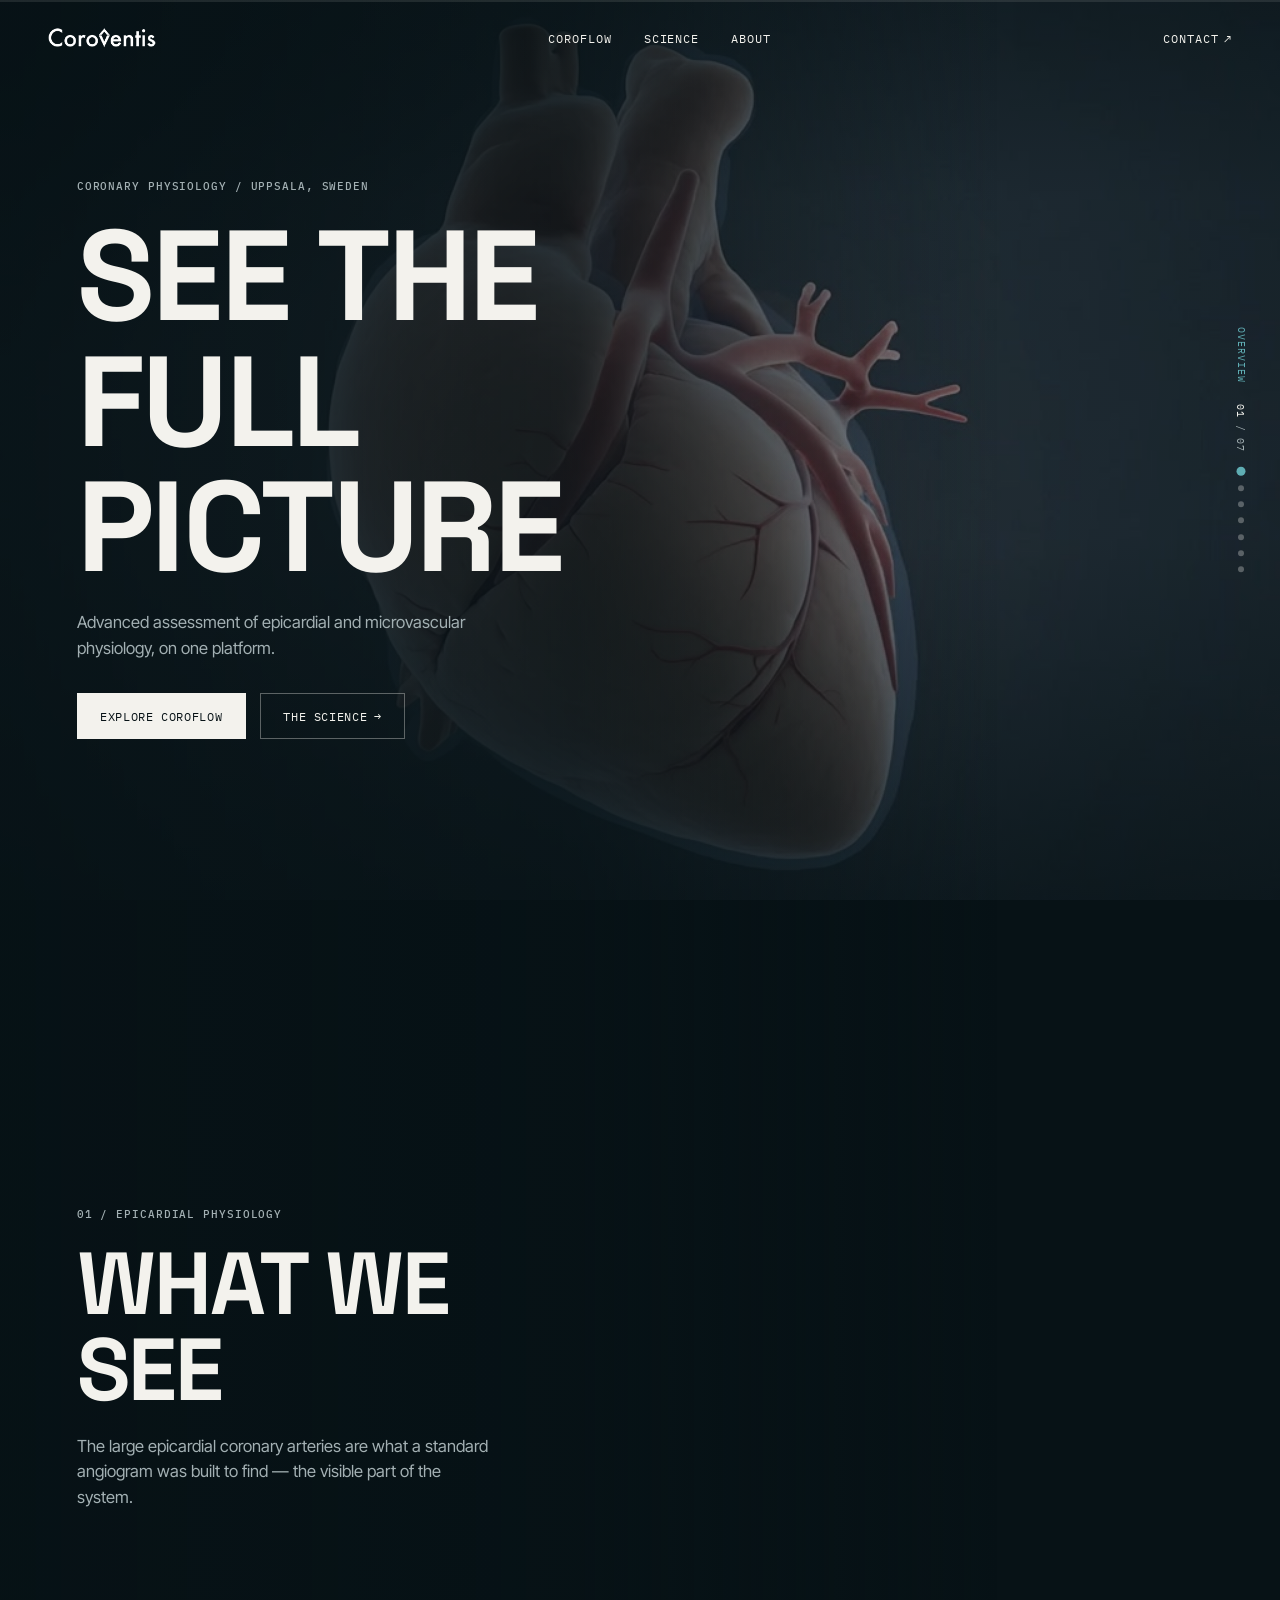
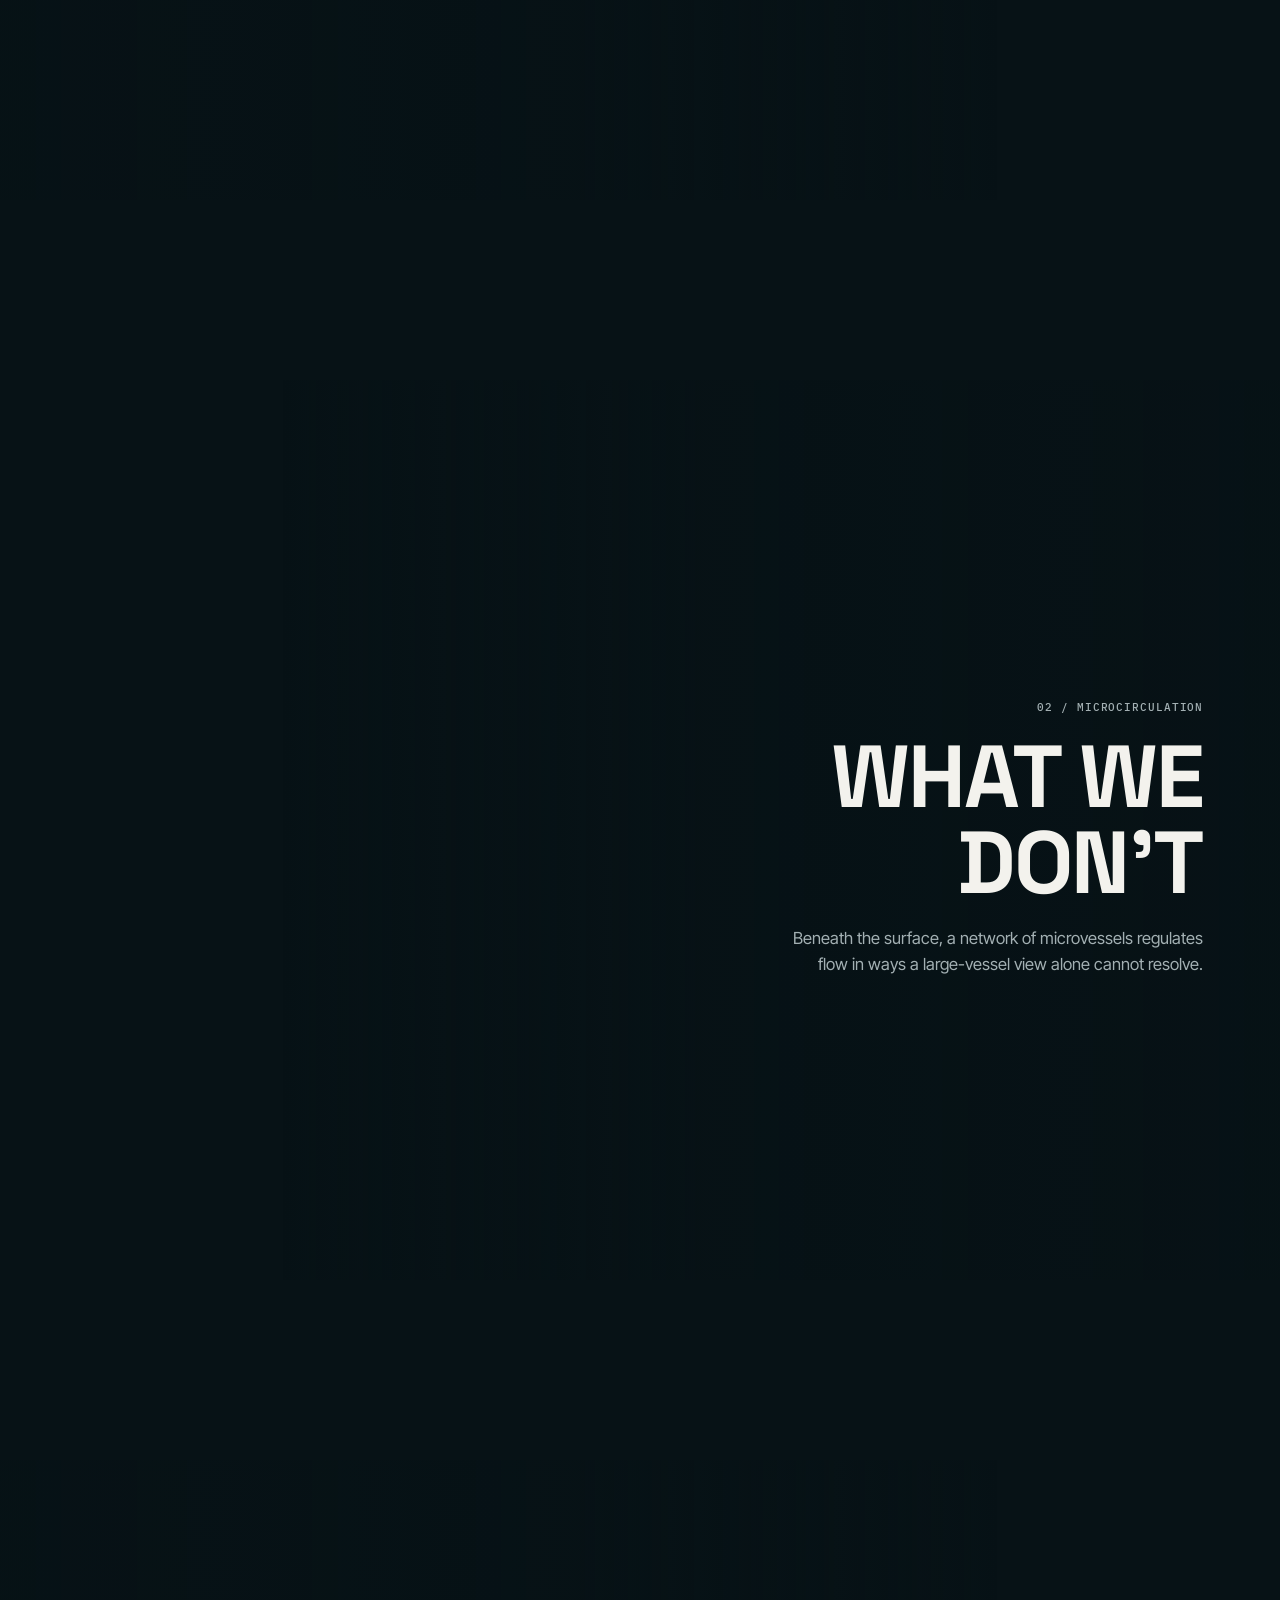
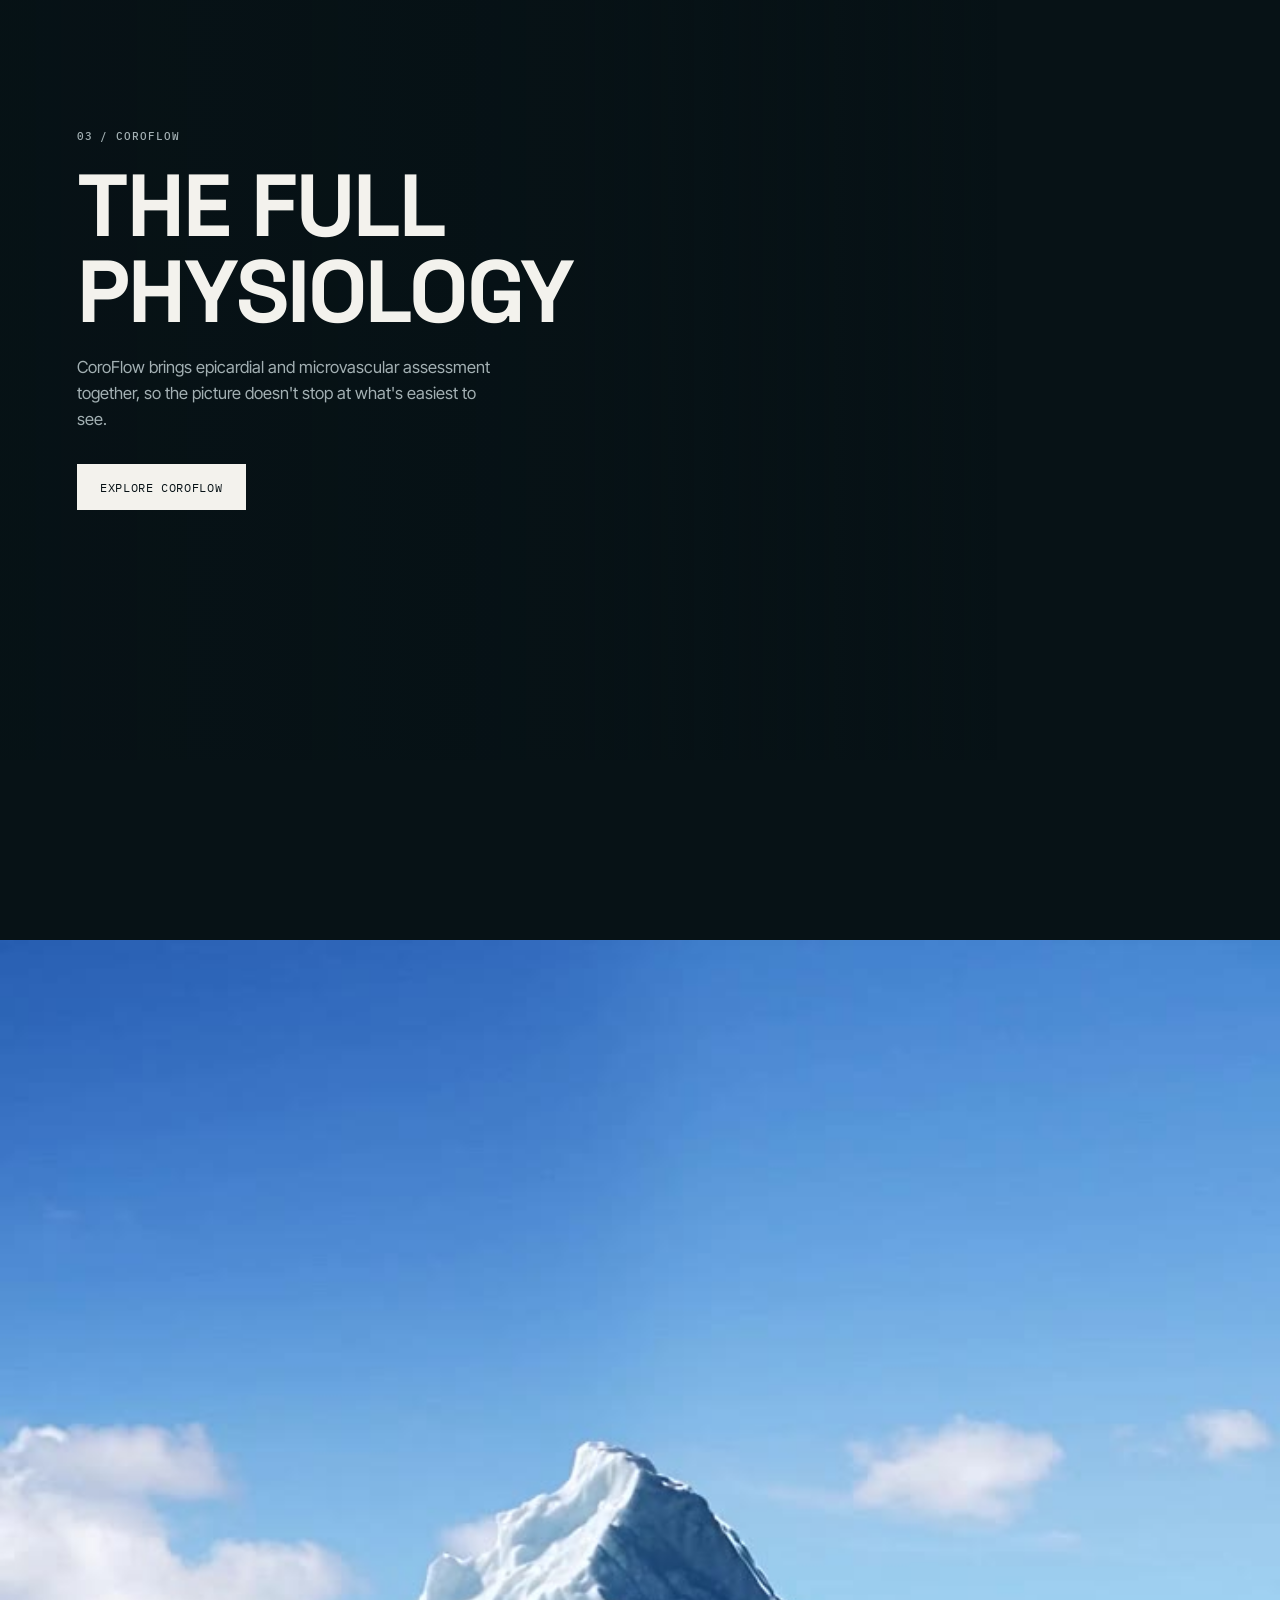
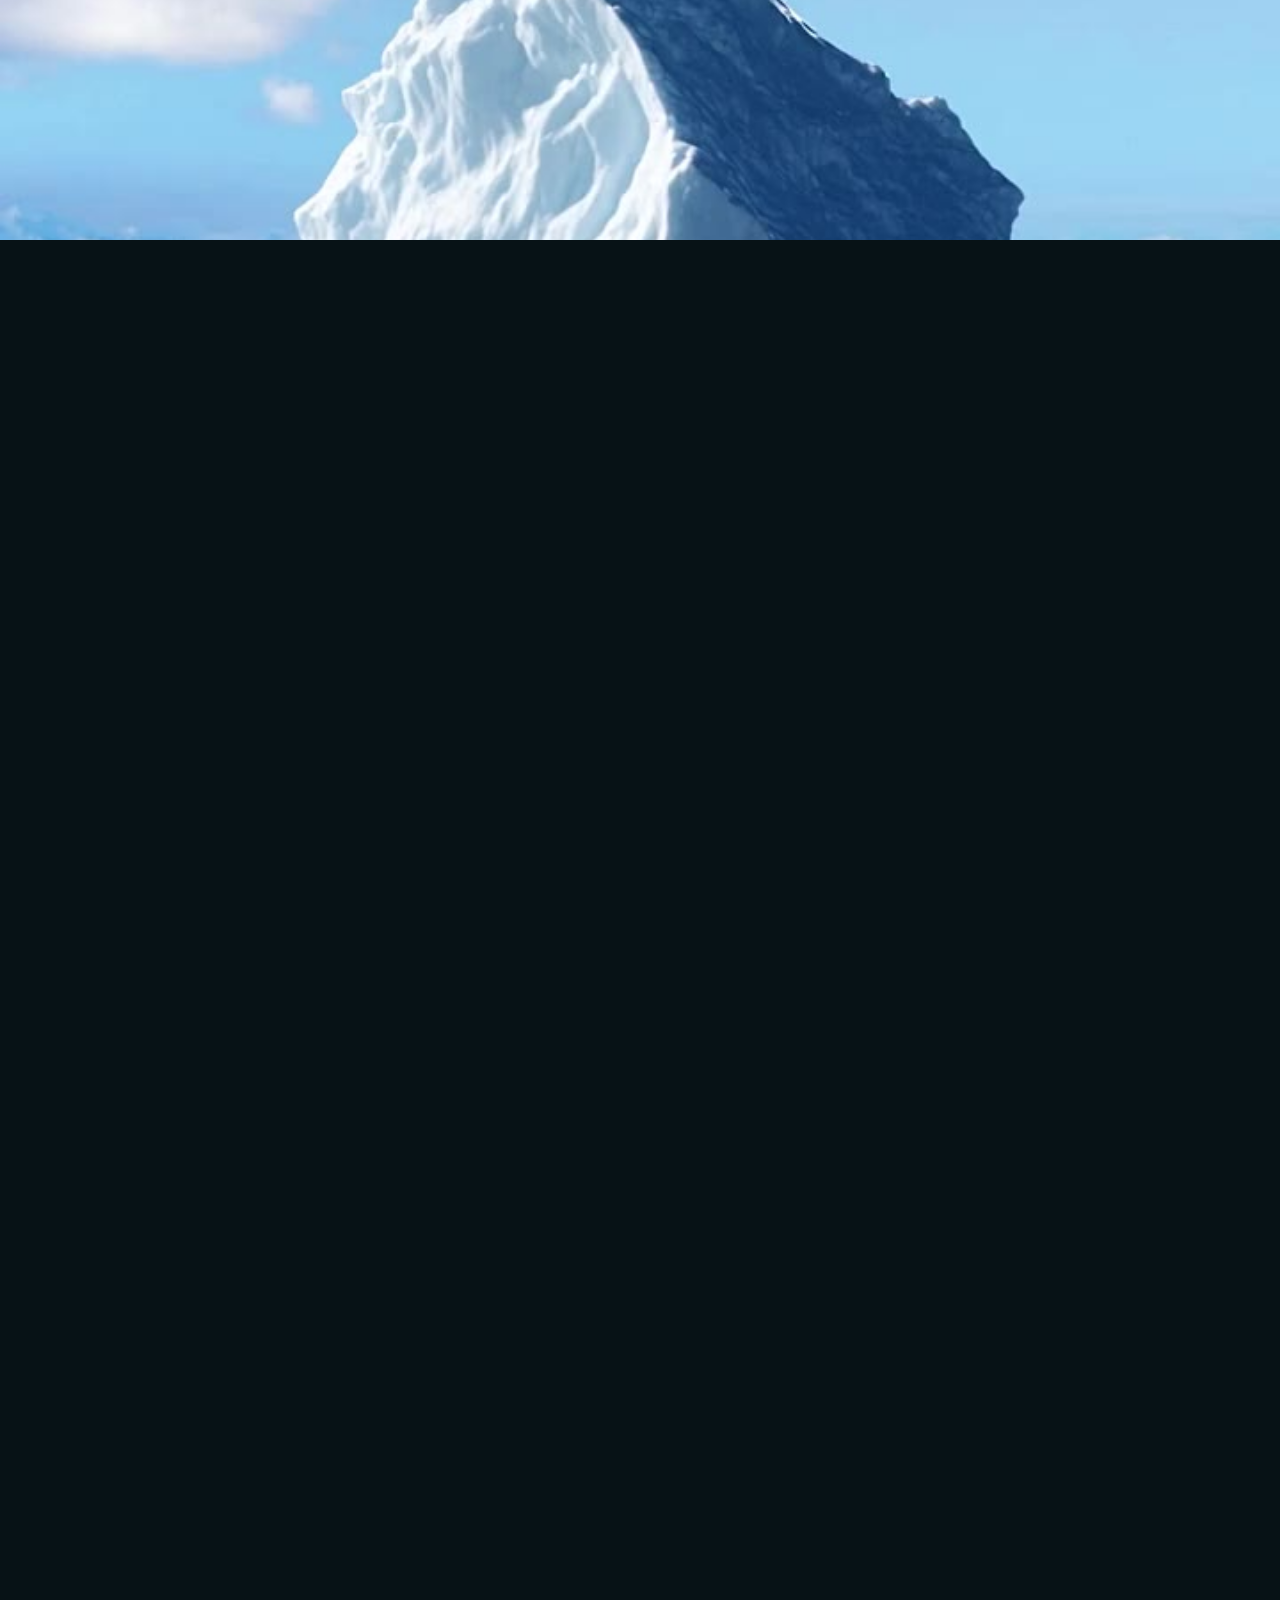
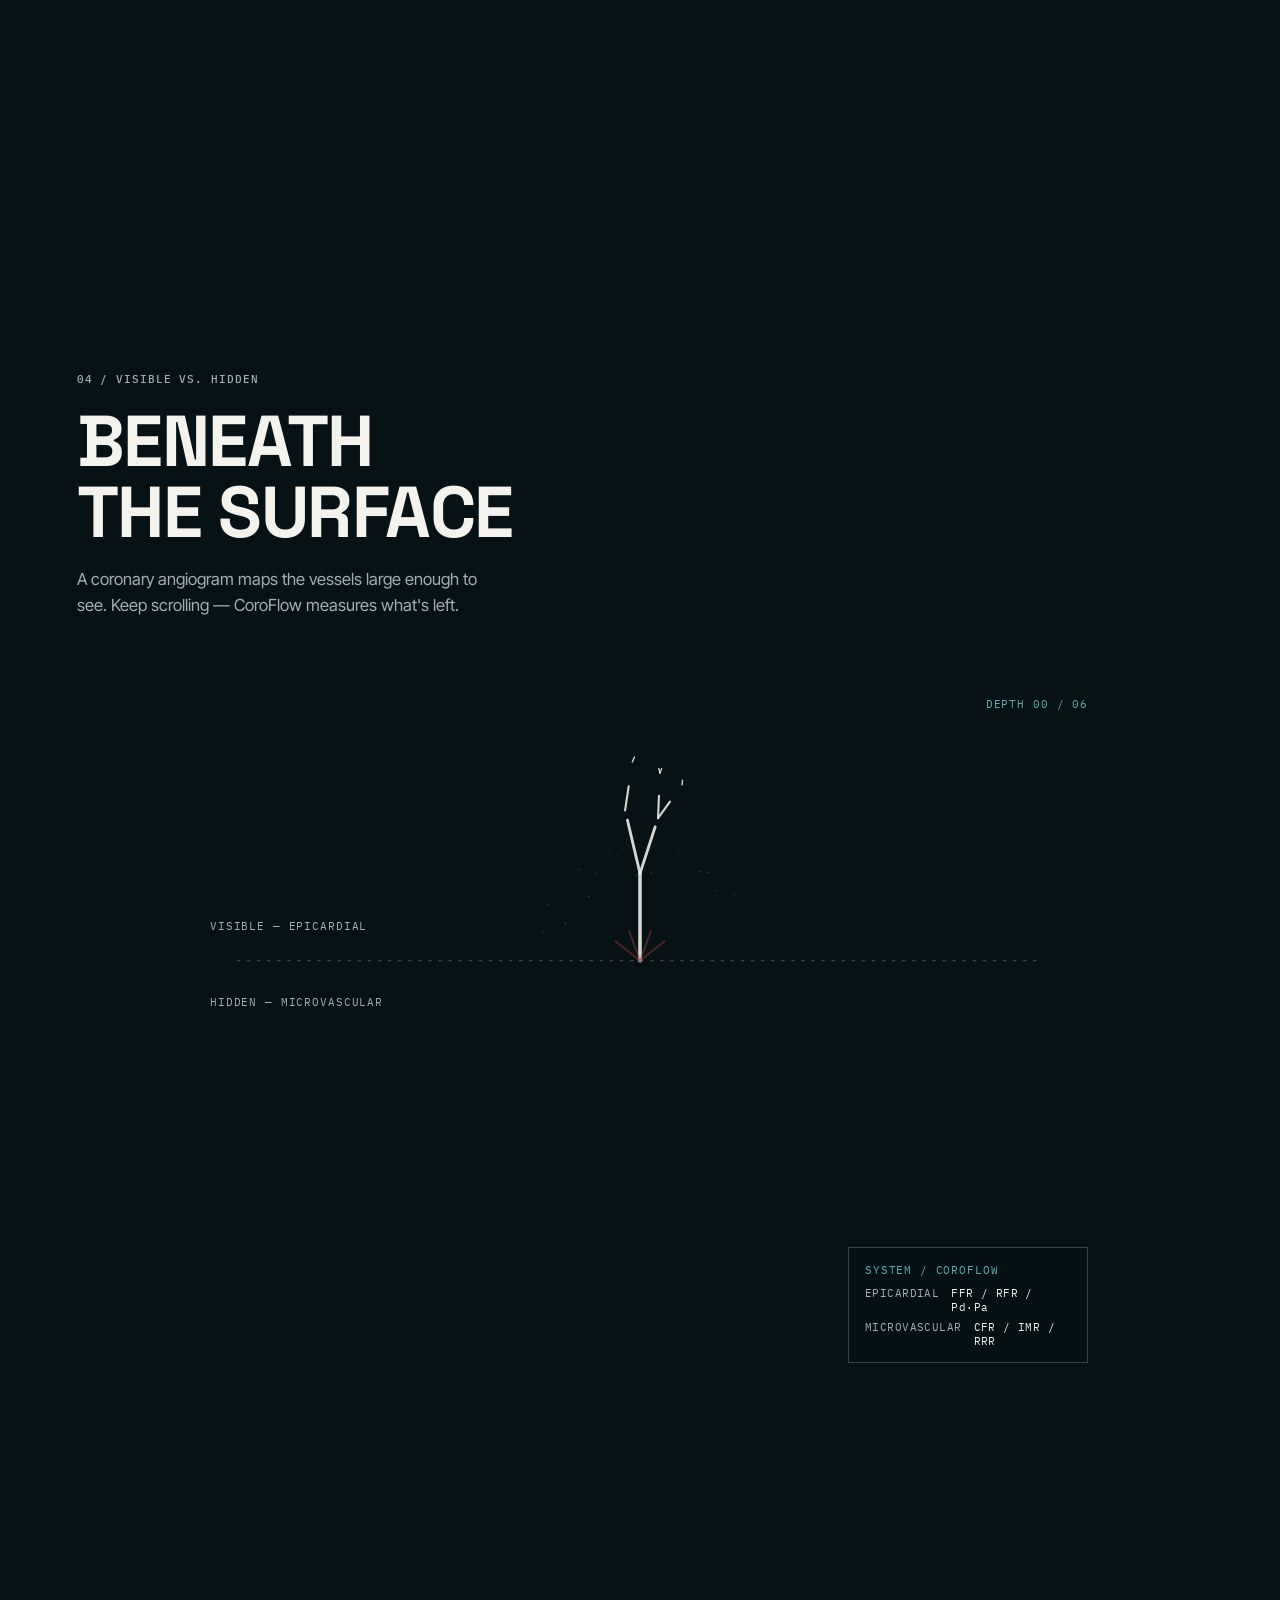
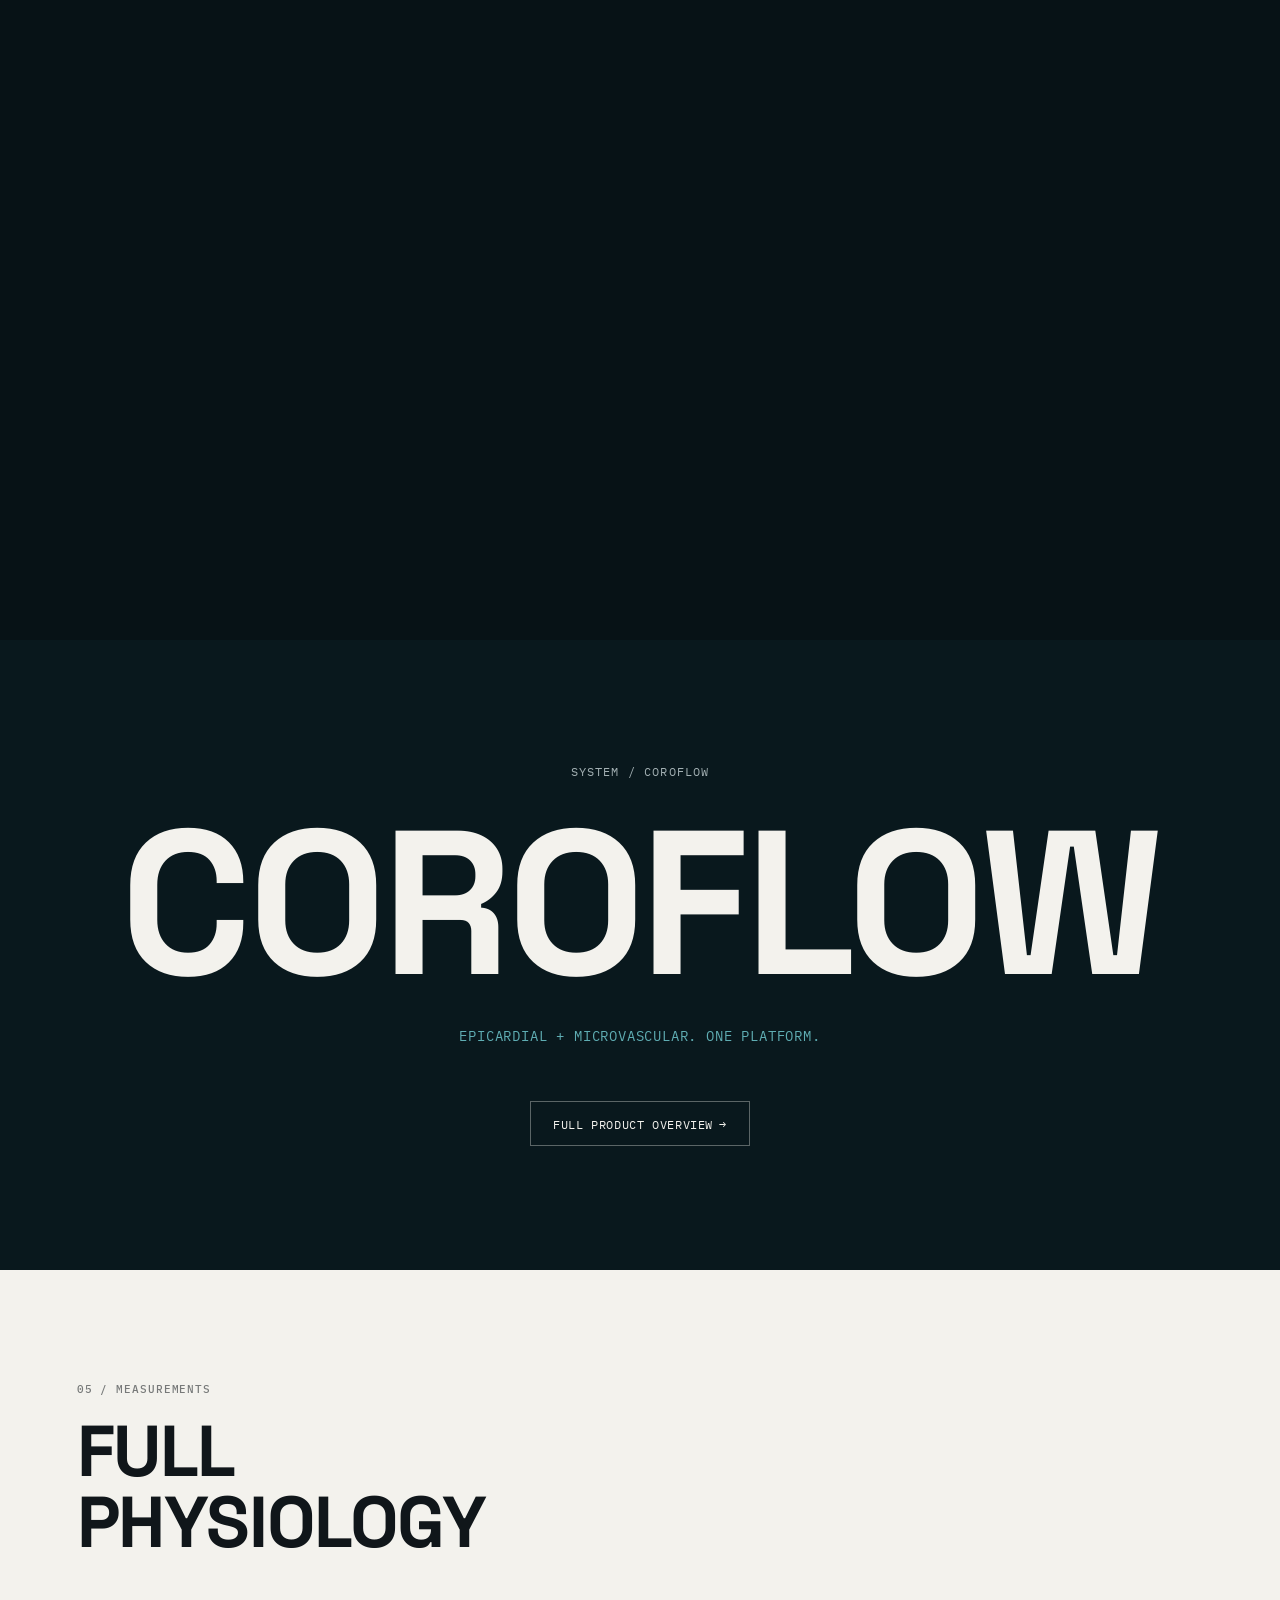
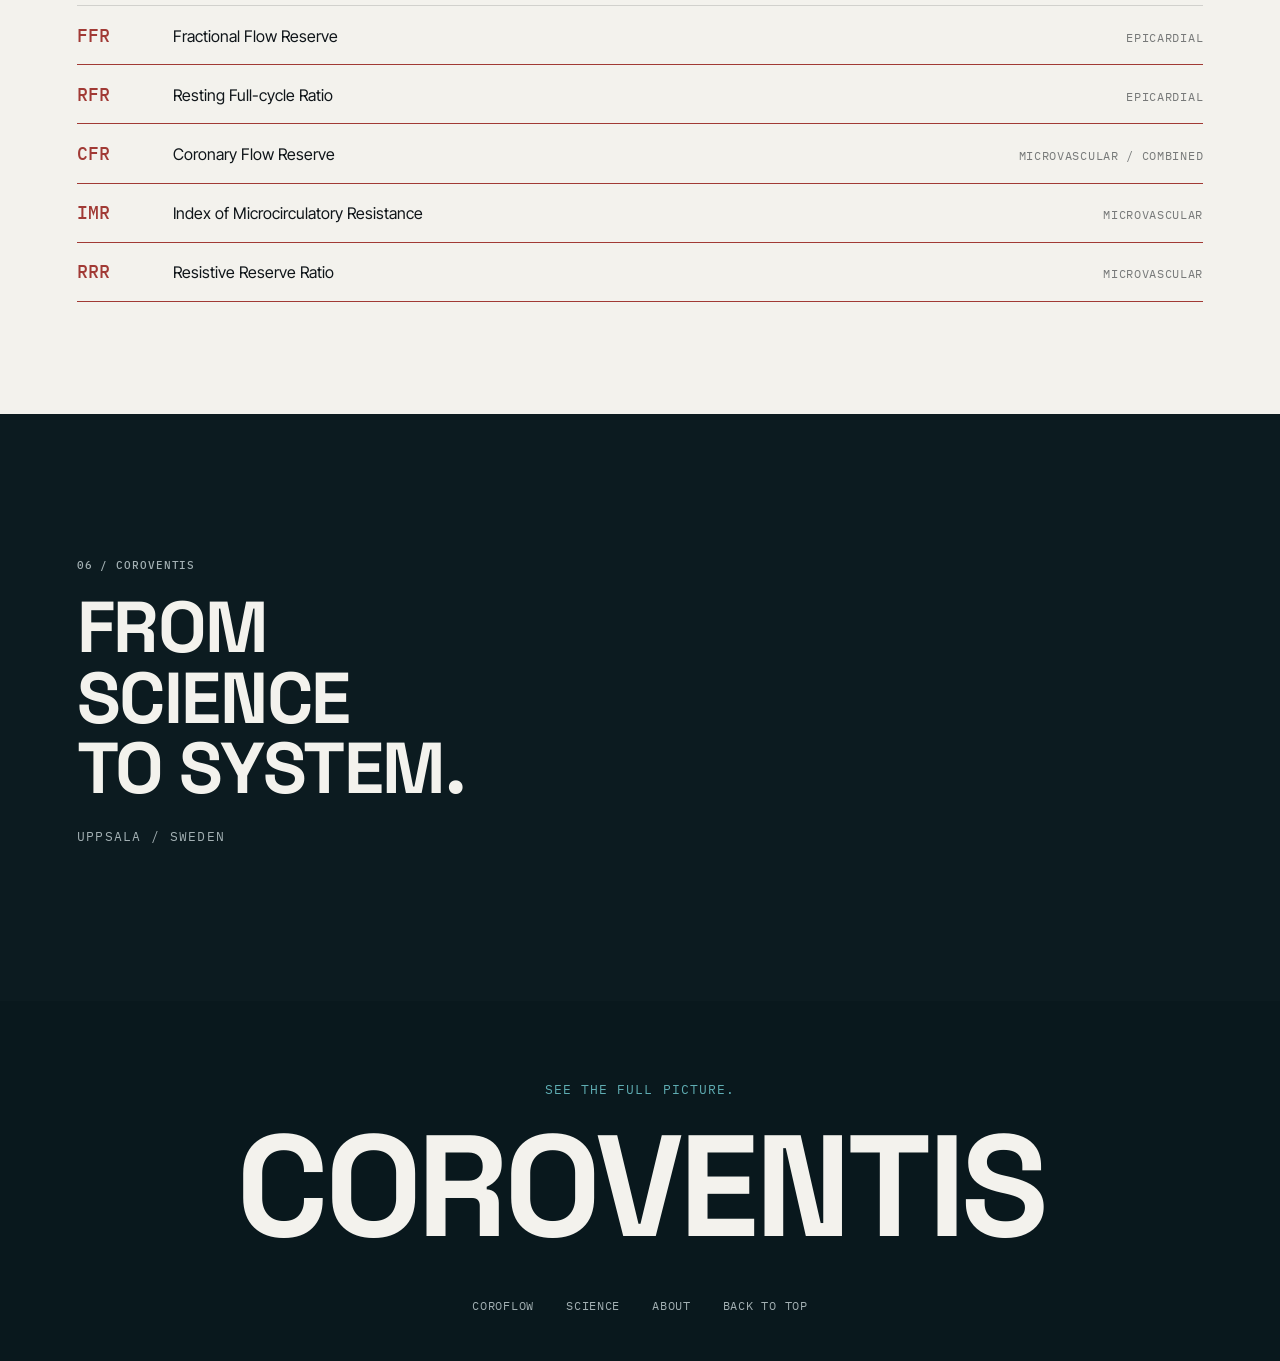
<file: index.html>
<!DOCTYPE html>
<html lang="en">
<head>
<meta charset="UTF-8" />
<meta name="viewport" content="width=device-width, initial-scale=1" />
<title>Coroventis — See the full picture</title>
<meta name="description" content="Coroventis builds CoroFlow, a platform for assessing epicardial and microvascular coronary physiology." />
<link rel="preconnect" href="https://fonts.googleapis.com" />
<link rel="preconnect" href="https://fonts.gstatic.com" crossorigin />
<link href="https://fonts.googleapis.com/css2?family=Space+Grotesk:wght@500;700&family=Inter+Tight:wght@400;500&family=IBM+Plex+Mono:wght@500&display=swap" rel="stylesheet" />
<link rel="stylesheet" href="styles.css" />
</head>
<body>

<div class="page-progress" id="pageProgress" aria-hidden="true"><span></span></div>

<nav class="nav" id="nav">
  <a class="nav__brand" href="#top"><img src="assets/brand/coroventis-logo.png" alt="Coroventis" width="200" height="37" /></a>
  <div class="nav__links">
    <a href="coroflow.html">CoroFlow</a>
    <a href="#science">Science</a>
    <a href="#about">About</a>
  </div>
  <a class="nav__contact" href="#contact">Contact <span aria-hidden="true">↗</span></a>
</nav>

<nav class="section-rail" aria-label="Page sections">
  <span class="section-rail__label" id="railLabel">OVERVIEW</span>
  <span class="section-rail__index"><span id="railIndex">01</span> / 07</span>
  <ol id="railList">
    <li data-target="hero" class="is-active" aria-label="Full picture"></li>
    <li data-target="iceberg" aria-label="Do you see the full picture?"></li>
    <li data-target="divide" aria-label="Visible vs. hidden"></li>
    <li data-target="coroflow" aria-label="CoroFlow"></li>
    <li data-target="science" aria-label="Science"></li>
    <li data-target="about" aria-label="About"></li>
    <li data-target="contact" aria-label="Contact"></li>
  </ol>
</nav>

<main id="top">

  <section class="scroll-scrub" id="hero" data-theme="dark">
    <div class="scroll-scrub__stage">
      <div class="scroll-scrub__media" aria-hidden="true">
        <picture>
          <source media="(hover: none) and (pointer: coarse), (max-width: 860px)" srcset="assets/hero/hero-poster-mobile.jpg" />
          <img class="scroll-scrub__poster" id="heroPoster" src="assets/hero/hero-poster.jpg" alt="" fetchpriority="high" decoding="async" />
        </picture>
      </div>
    </div>

    <div class="scroll-scrub__story">

      <article class="chapter" data-index="0" data-align="left">
        <div class="chapter__pin">
          <p class="eyebrow">CORONARY PHYSIOLOGY / UPPSALA, SWEDEN</p>
          <h1 class="display display--xl">SEE THE<br />FULL<br />PICTURE</h1>
          <p class="lede">Advanced assessment of epicardial and microvascular physiology, on one platform.</p>
          <div class="actions">
            <a class="btn btn--primary" href="coroflow.html">Explore CoroFlow</a>
            <a class="btn btn--ghost" href="#science">The science <span aria-hidden="true">→</span></a>
          </div>
        </div>
      </article>

      <article class="chapter" data-index="1" data-align="left">
        <div class="chapter__pin">
          <p class="kicker">01 / EPICARDIAL PHYSIOLOGY</p>
          <h2 class="display display--lg">WHAT WE<br />SEE</h2>
          <p class="body">The large epicardial coronary arteries are what a standard angiogram was built to find — the visible part of the system.</p>
        </div>
      </article>

      <article class="chapter" data-index="2" data-align="right">
        <div class="chapter__pin">
          <p class="kicker">02 / MICROCIRCULATION</p>
          <h2 class="display display--lg">WHAT WE<br />DON'T</h2>
          <p class="body">Beneath the surface, a network of microvessels regulates flow in ways a large-vessel view alone cannot resolve.</p>
        </div>
      </article>

      <article class="chapter" data-index="3" data-align="left">
        <div class="chapter__pin">
          <p class="kicker">03 / COROFLOW</p>
          <h2 class="display display--lg">THE FULL<br />PHYSIOLOGY</h2>
          <p class="body">CoroFlow brings epicardial and microvascular assessment together, so the picture doesn't stop at what's easiest to see.</p>
          <div class="actions">
            <a class="btn btn--primary" href="coroflow.html">Explore CoroFlow</a>
          </div>
        </div>
      </article>

    </div>
  </section>

  <section class="iceberg-scrub" id="iceberg" aria-label="Do you see the full picture?">
    <div class="iceberg-scrub__stage">
      <div class="iceberg-scrub__frame">
        <img class="iceberg-scrub__poster" id="icebergPoster" src="assets/iceberg/iceberg-poster.jpg" alt="An iceberg above the waterline gives way to reveal the much larger mass hidden beneath. Do you see the full picture?" decoding="async" />
      </div>
    </div>
  </section>

  <section class="divide" id="divide">
    <div class="divide__pin">
      <div class="divide__copy" data-reveal>
        <p class="kicker">04 / VISIBLE VS. HIDDEN</p>
        <h2 class="display display--md">BENEATH<br />THE SURFACE</h2>
        <p class="body">A coronary angiogram maps the vessels large enough to see. Keep scrolling — CoroFlow measures what's left.</p>
      </div>

      <div class="divide__diagram">
        <svg id="vesselDiagram" viewBox="0 0 800 620" preserveAspectRatio="xMidYMid meet" aria-hidden="true">
          <line class="divide__waterline" x1="40" y1="248" x2="760" y2="248" />
        </svg>
        <span class="divide__label divide__label--visible">VISIBLE — EPICARDIAL</span>
        <span class="divide__label divide__label--hidden">HIDDEN — MICROVASCULAR</span>
        <span class="divide__depth" id="divideDepth">DEPTH 00 / 06</span>

        <div class="detail-box">
          <p class="detail-box__title">SYSTEM / COROFLOW</p>
          <p class="detail-box__row"><span>EPICARDIAL</span>FFR / RFR / Pd·Pa</p>
          <p class="detail-box__row"><span>MICROVASCULAR</span>CFR / IMR / RRR</p>
        </div>
      </div>
    </div>
  </section>

  <section class="statement" id="coroflow">
    <p class="statement__eyebrow" data-reveal>SYSTEM / COROFLOW</p>
    <h2 class="display display--word" data-reveal style="transition-delay: 100ms">COROFLOW</h2>
    <p class="statement__sub" data-reveal style="transition-delay: 220ms">EPICARDIAL + MICROVASCULAR. One platform.</p>
    <div class="actions" data-reveal style="transition-delay: 320ms; justify-content: center;">
      <a class="btn btn--ghost" href="coroflow.html">Full product overview <span aria-hidden="true">→</span></a>
    </div>
  </section>

  <section class="taxonomy" id="science">
    <div class="taxonomy__head" data-reveal>
      <p class="kicker kicker--dark">05 / MEASUREMENTS</p>
      <h2 class="display display--md">FULL<br />PHYSIOLOGY</h2>
    </div>
    <div class="taxonomy__grid">
      <div class="taxonomy__row" data-reveal>
        <span class="taxonomy__code">FFR</span>
        <span class="taxonomy__name">Fractional Flow Reserve</span>
        <span class="taxonomy__domain">Epicardial</span>
      </div>
      <div class="taxonomy__row" data-reveal>
        <span class="taxonomy__code">RFR</span>
        <span class="taxonomy__name">Resting Full-cycle Ratio</span>
        <span class="taxonomy__domain">Epicardial</span>
      </div>
      <div class="taxonomy__row" data-reveal>
        <span class="taxonomy__code">CFR</span>
        <span class="taxonomy__name">Coronary Flow Reserve</span>
        <span class="taxonomy__domain">Microvascular / combined</span>
      </div>
      <div class="taxonomy__row" data-reveal>
        <span class="taxonomy__code">IMR</span>
        <span class="taxonomy__name">Index of Microcirculatory Resistance</span>
        <span class="taxonomy__domain">Microvascular</span>
      </div>
      <div class="taxonomy__row" data-reveal>
        <span class="taxonomy__code">RRR</span>
        <span class="taxonomy__name">Resistive Reserve Ratio</span>
        <span class="taxonomy__domain">Microvascular</span>
      </div>
    </div>
  </section>

  <section class="about" id="about" data-reveal>
    <p class="kicker">06 / COROVENTIS</p>
    <h2 class="display display--md">FROM<br />SCIENCE<br />TO SYSTEM.</h2>
    <p class="about__coords">UPPSALA / SWEDEN</p>
  </section>

</main>

<footer class="footer" id="contact" data-reveal>
  <p class="footer__line">SEE THE FULL PICTURE.</p>
  <h2 class="footer__wordmark">COROVENTIS</h2>
  <nav class="footer__nav">
    <a href="coroflow.html">CoroFlow</a>
    <a href="#science">Science</a>
    <a href="#about">About</a>
    <a href="#top">Back to top</a>
  </nav>
</footer>

<script src="script.js"></script>
</body>
</html>
</file>
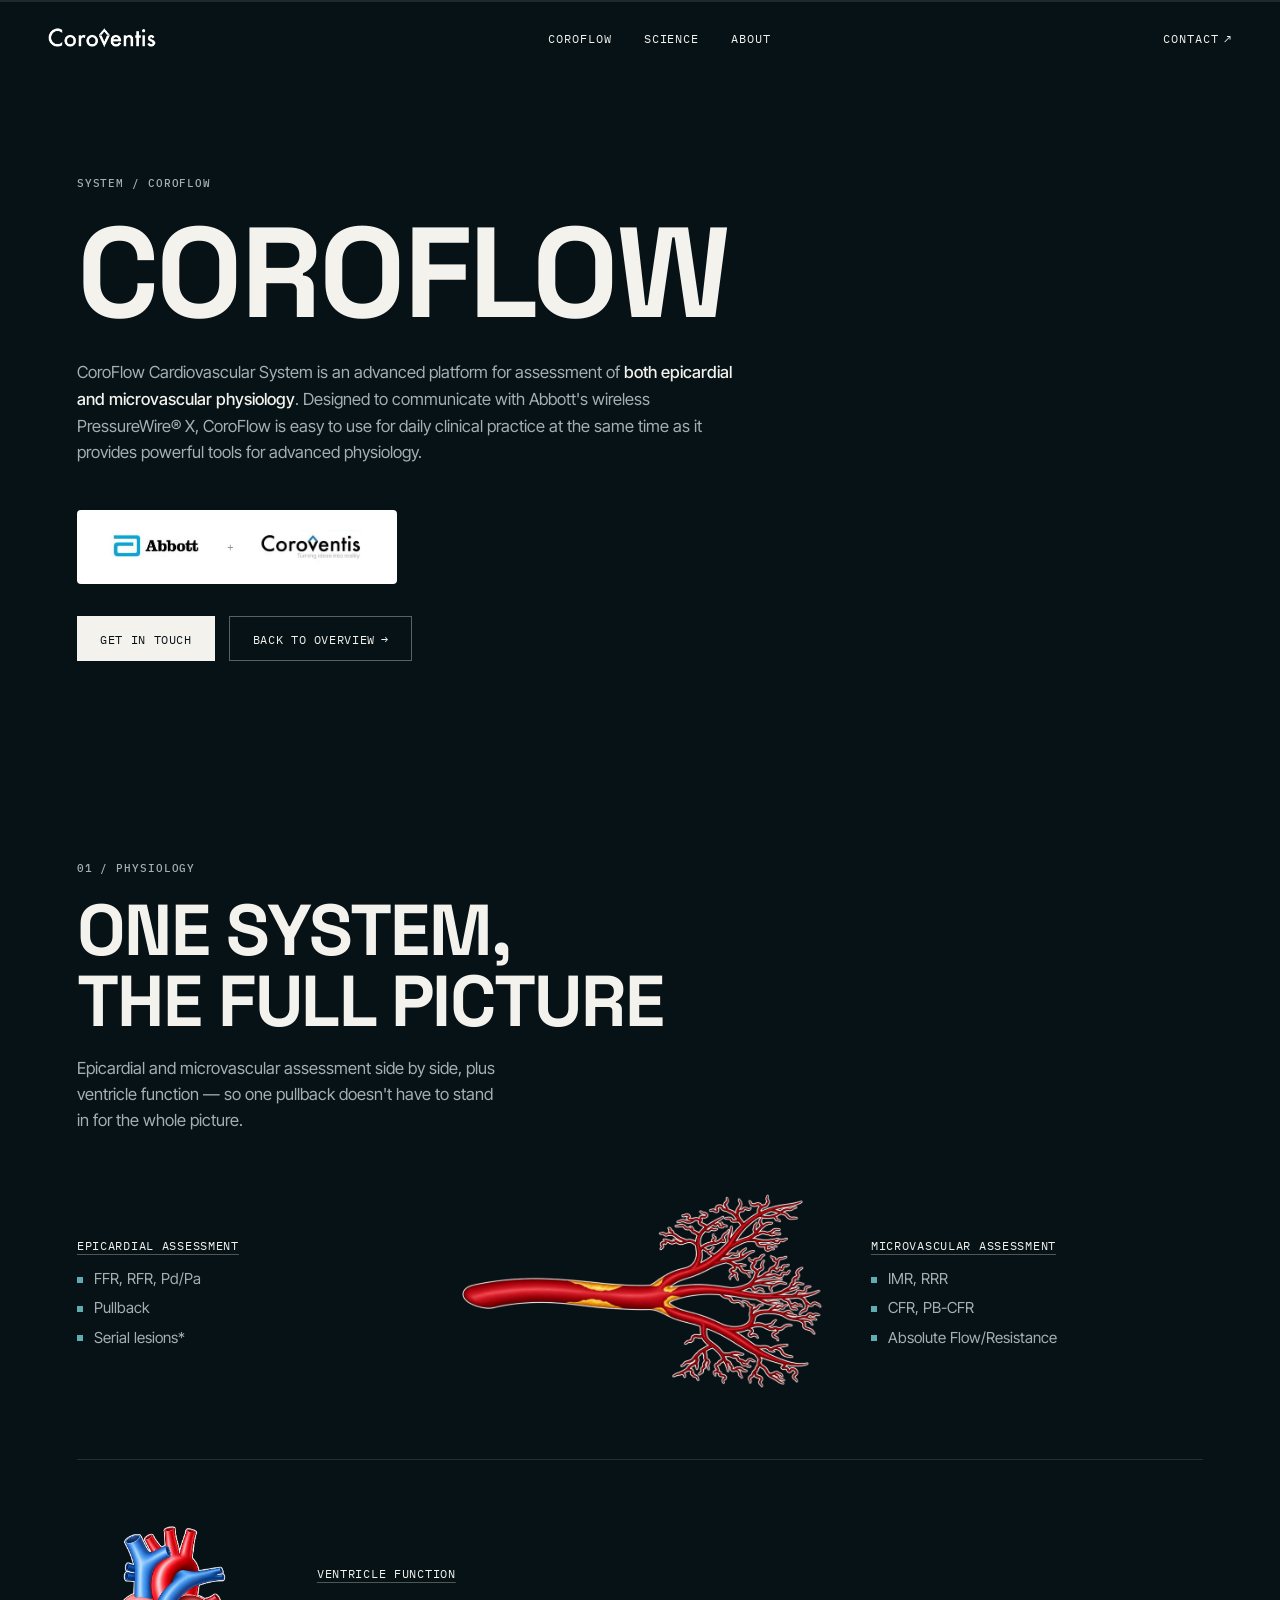
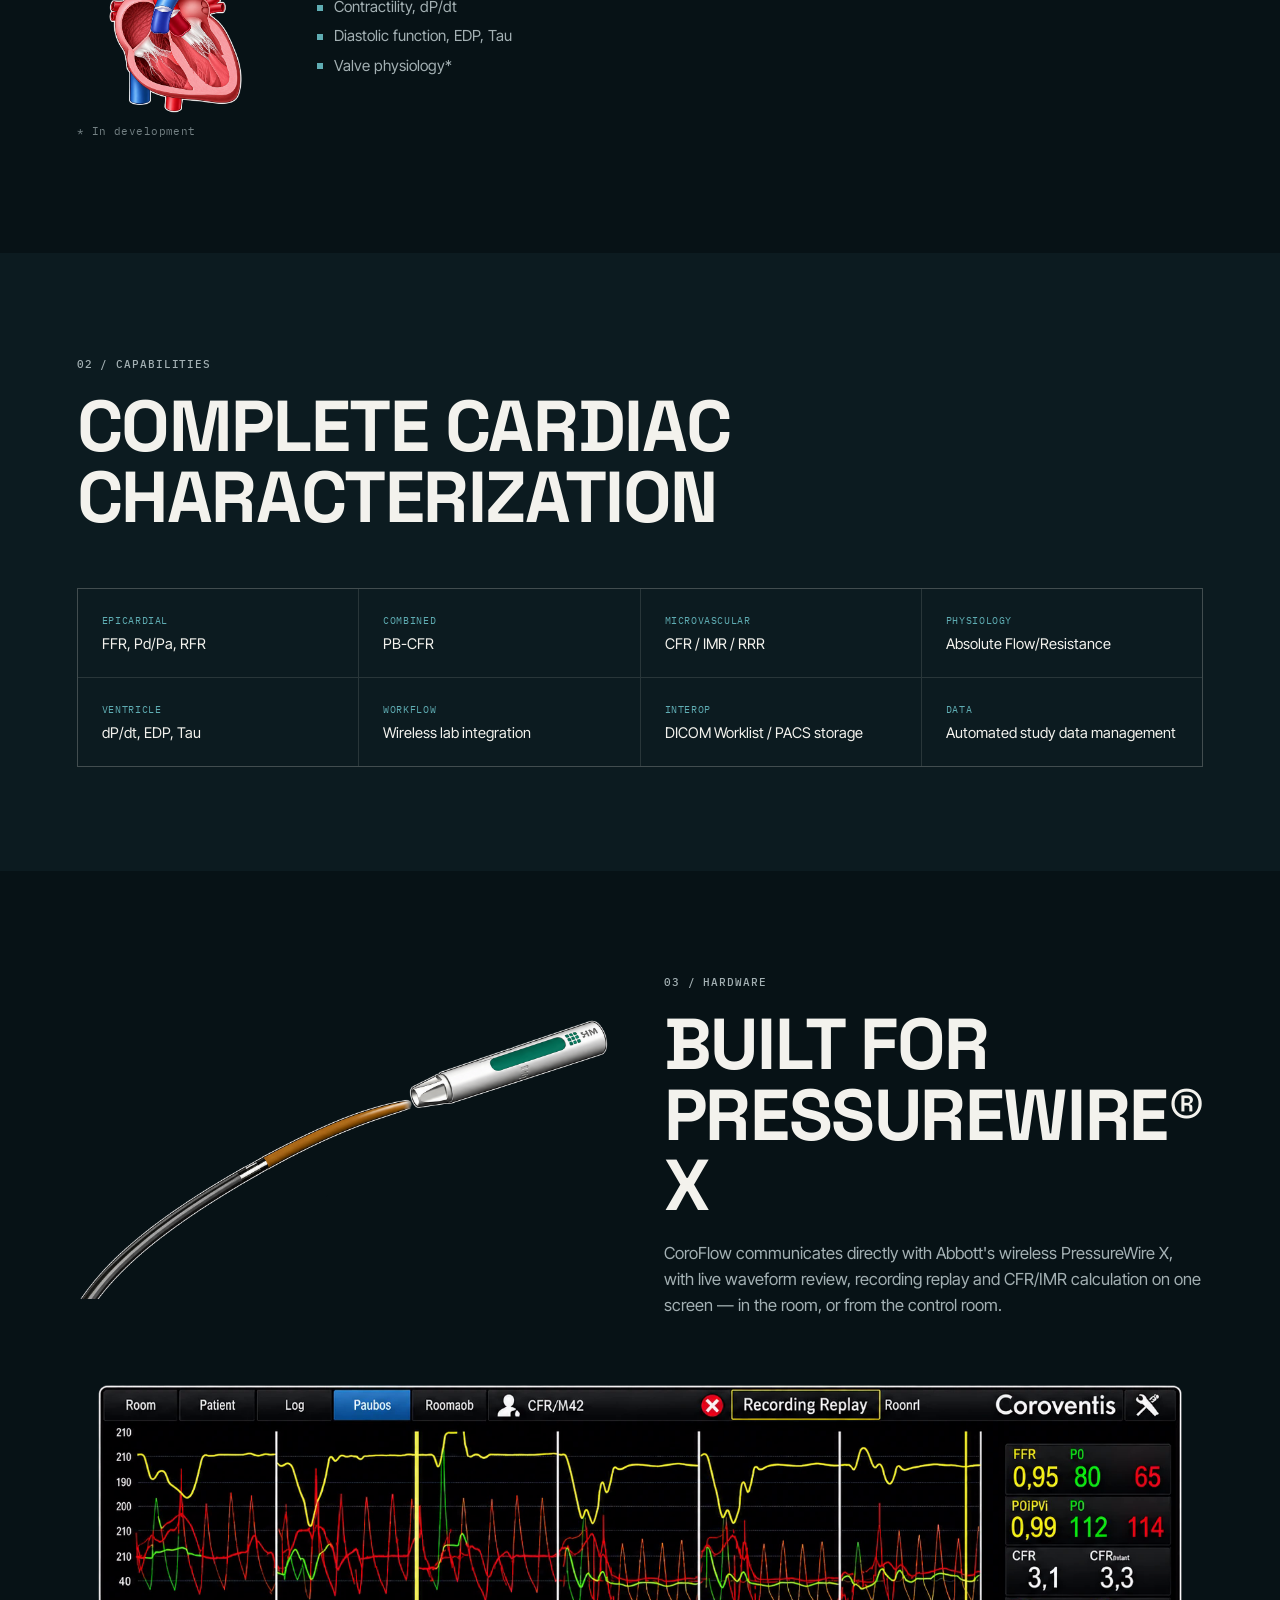
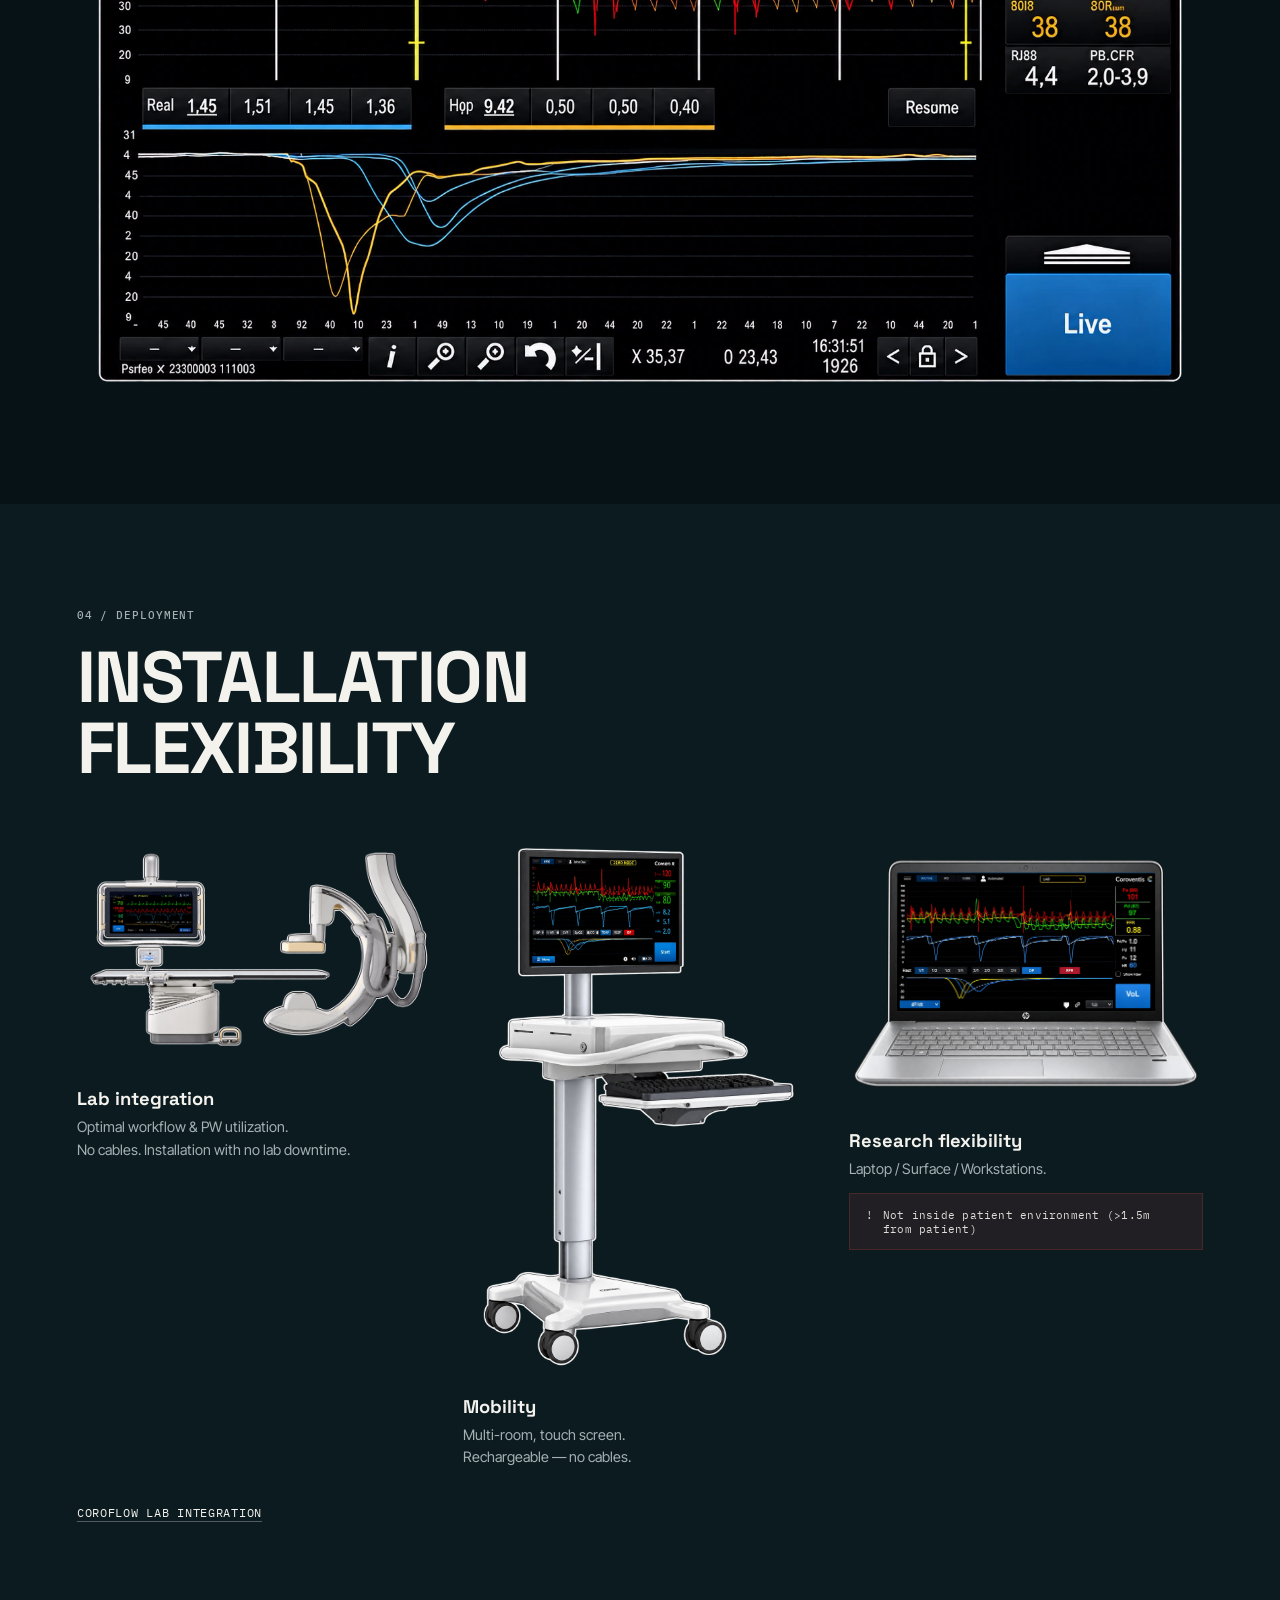
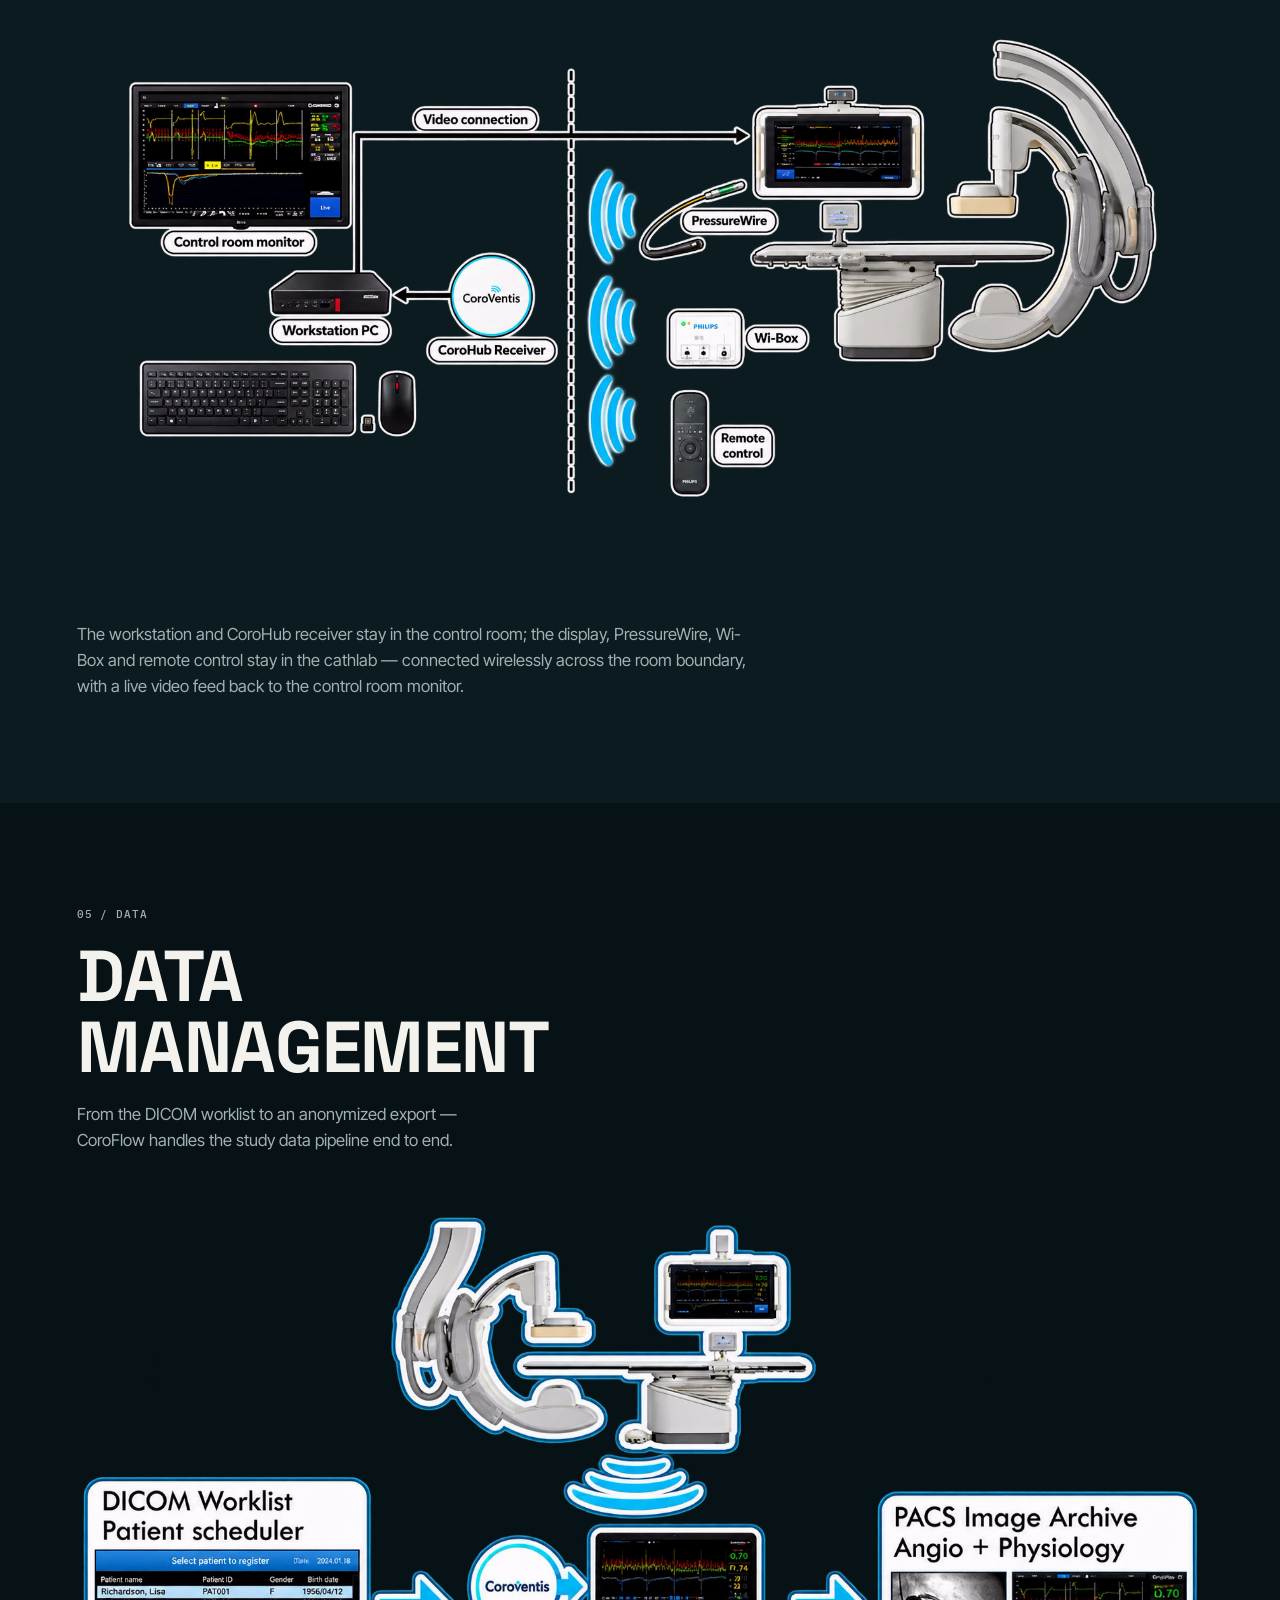
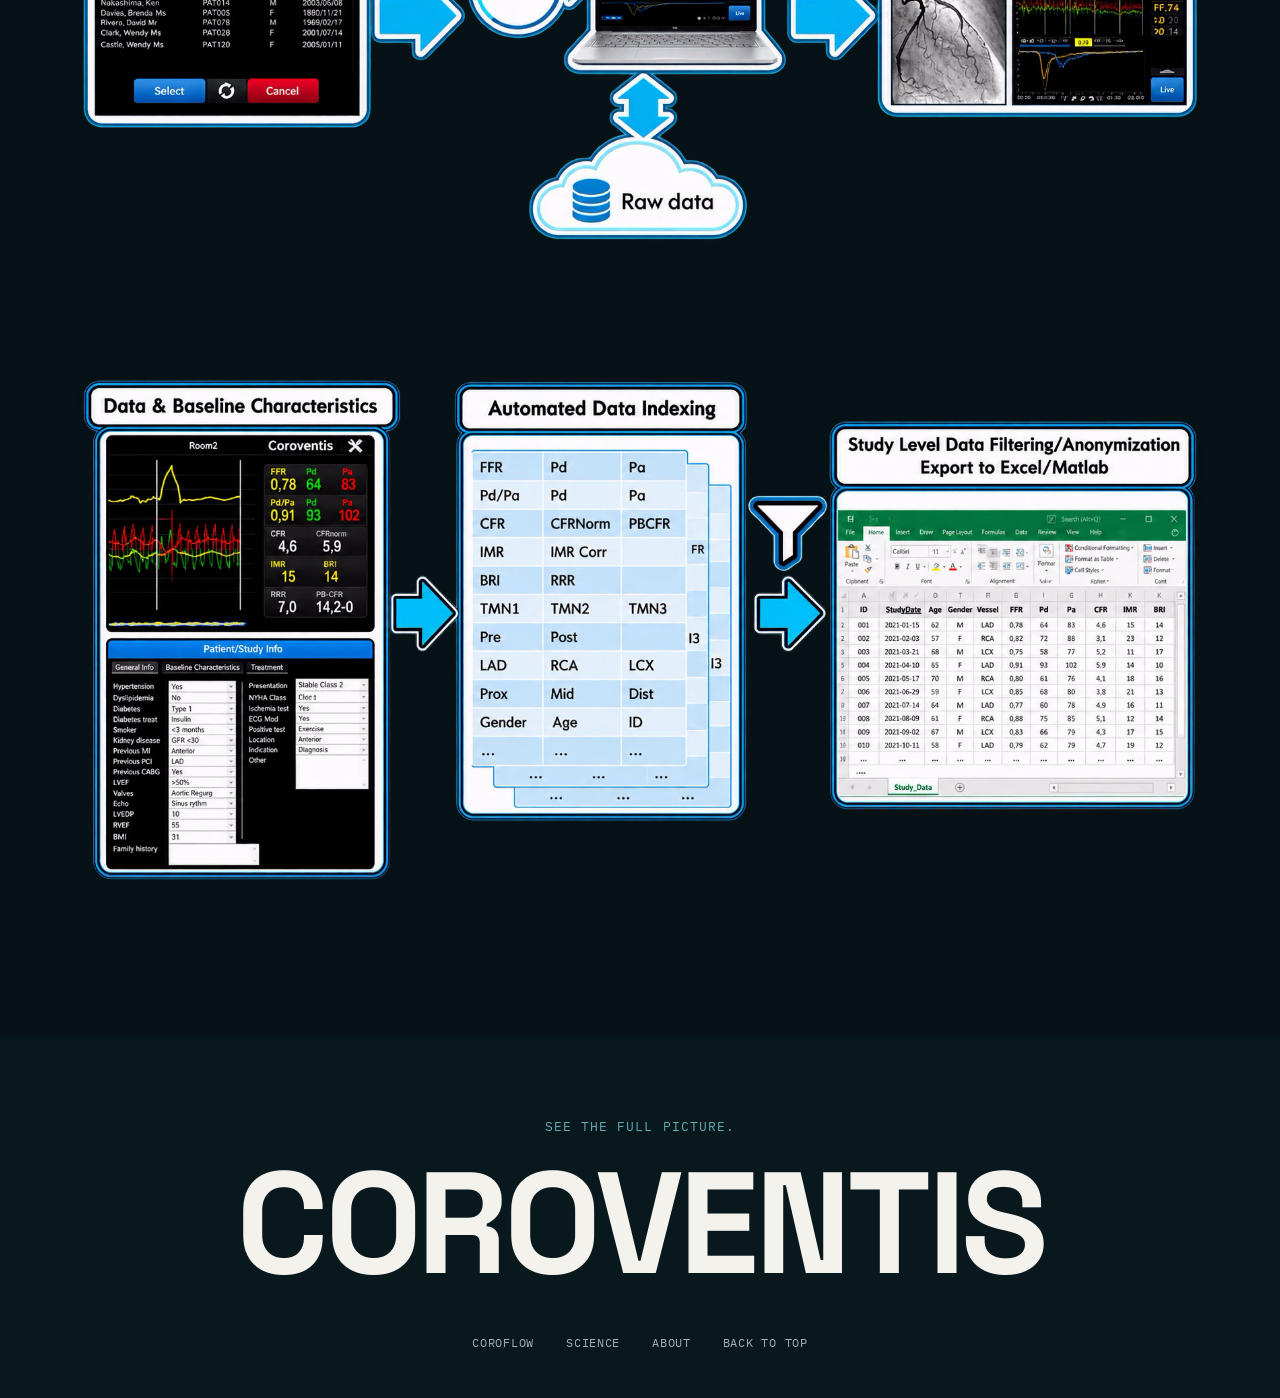
<file: coroflow.html>
<!DOCTYPE html>
<html lang="en">
<head>
<meta charset="UTF-8" />
<meta name="viewport" content="width=device-width, initial-scale=1" />
<title>CoroFlow — Coroventis</title>
<meta name="description" content="CoroFlow Cardiovascular System: a platform for complete cardiac characterization, epicardial and microvascular, built to work with Abbott's wireless PressureWire X." />
<link rel="preconnect" href="https://fonts.googleapis.com" />
<link rel="preconnect" href="https://fonts.gstatic.com" crossorigin />
<link href="https://fonts.googleapis.com/css2?family=Space+Grotesk:wght@500;700&family=Inter+Tight:wght@400;500&family=IBM+Plex+Mono:wght@500&display=swap" rel="stylesheet" />
<link rel="stylesheet" href="styles.css" />
</head>
<body>

<div class="page-progress" id="pageProgress" aria-hidden="true"><span></span></div>

<nav class="nav" id="nav">
  <a class="nav__brand" href="index.html"><img src="assets/brand/coroventis-logo.png" alt="Coroventis" width="200" height="37" /></a>
  <div class="nav__links">
    <a href="coroflow.html" class="is-active">CoroFlow</a>
    <a href="index.html#science">Science</a>
    <a href="index.html#about">About</a>
  </div>
  <a class="nav__contact" href="index.html#contact">Contact <span aria-hidden="true">↗</span></a>
</nav>

<main id="top">

  <section class="cf-hero">
    <p class="eyebrow">SYSTEM / COROFLOW</p>
    <h1 class="display display--xl">COROFLOW</h1>
    <p class="cf-hero__lede">
      CoroFlow Cardiovascular System is an advanced platform for assessment of
      <strong>both epicardial and microvascular physiology</strong>. Designed
      to communicate with Abbott's wireless PressureWire&reg; X, CoroFlow is
      easy to use for daily clinical practice at the same time as it provides
      powerful tools for advanced physiology.
    </p>
    <div class="cf-partners">
      <img src="assets/coroflow/logo-abbott.png" alt="Abbott" />
      <span>+</span>
      <img src="assets/coroflow/logo-coroventis.png" alt="Coroventis" />
    </div>
    <div class="actions">
      <a class="btn btn--primary" href="index.html#contact">Get in touch</a>
      <a class="btn btn--ghost" href="index.html">Back to overview <span aria-hidden="true">→</span></a>
    </div>
  </section>

  <section class="cf-section" id="assessment">
    <div class="cf-section__head" data-reveal>
      <p class="kicker">01 / PHYSIOLOGY</p>
      <h2 class="display display--md">ONE SYSTEM,<br />THE FULL PICTURE</h2>
      <p class="body">Epicardial and microvascular assessment side by side, plus ventricle function — so one pullback doesn't have to stand in for the whole picture.</p>
    </div>

    <div class="cf-assessment__grid">
      <div data-reveal>
        <p class="cf-assessment__title">Epicardial assessment</p>
        <ul class="cf-assessment__list">
          <li>FFR, RFR, Pd/Pa</li>
          <li>Pullback</li>
          <li>Serial lesions*</li>
        </ul>
      </div>

      <div class="cf-card" data-reveal style="transition-delay: 80ms">
        <img src="assets/coroflow/vessel-diagram.png" alt="Epicardial vessel with microvascular branching, illustrating visible and hidden coronary physiology" />
      </div>

      <div data-reveal style="transition-delay: 120ms">
        <p class="cf-assessment__title">Microvascular assessment</p>
        <ul class="cf-assessment__list">
          <li>IMR, RRR</li>
          <li>CFR, PB-CFR</li>
          <li>Absolute Flow/Resistance</li>
        </ul>
      </div>
    </div>

    <div class="cf-ventricle">
      <div class="cf-card" data-reveal>
        <img src="assets/coroflow/heart-ventricle.png" alt="Cross-section illustration of the heart's ventricles" />
      </div>
      <div data-reveal style="transition-delay: 80ms">
        <p class="cf-assessment__title">Ventricle function</p>
        <ul class="cf-assessment__list">
          <li>Contractility, dP/dt</li>
          <li>Diastolic function, EDP, Tau</li>
          <li>Valve physiology*</li>
        </ul>
      </div>
    </div>
    <p class="cf-assessment__foot">* In development</p>
  </section>

  <section class="cf-section cf-section--tonal" id="features">
    <div class="cf-section__head" data-reveal>
      <p class="kicker">02 / CAPABILITIES</p>
      <h2 class="display display--md">COMPLETE CARDIAC<br />CHARACTERIZATION</h2>
    </div>
    <div class="cf-features__grid">
      <div class="cf-features__item" data-reveal><span>Epicardial</span>FFR, Pd/Pa, RFR</div>
      <div class="cf-features__item" data-reveal style="transition-delay: 40ms"><span>Combined</span>PB-CFR</div>
      <div class="cf-features__item" data-reveal style="transition-delay: 80ms"><span>Microvascular</span>CFR / IMR / RRR</div>
      <div class="cf-features__item" data-reveal style="transition-delay: 120ms"><span>Physiology</span>Absolute Flow/Resistance</div>
      <div class="cf-features__item" data-reveal style="transition-delay: 160ms"><span>Ventricle</span>dP/dt, EDP, Tau</div>
      <div class="cf-features__item" data-reveal style="transition-delay: 200ms"><span>Workflow</span>Wireless lab integration</div>
      <div class="cf-features__item" data-reveal style="transition-delay: 240ms"><span>Interop</span>DICOM Worklist / PACS storage</div>
      <div class="cf-features__item" data-reveal style="transition-delay: 280ms"><span>Data</span>Automated study data management</div>
    </div>
  </section>

  <section class="cf-section" id="hardware">
    <div class="cf-hardware">
      <div class="cf-card" data-reveal>
        <img src="assets/coroflow/pressurewire-device.png" alt="Abbott wireless PressureWire X guidewire and transmitter" />
      </div>
      <div class="cf-hardware__copy" data-reveal style="transition-delay: 80ms">
        <p class="kicker">03 / HARDWARE</p>
        <h2 class="display display--md">BUILT FOR<br />PRESSUREWIRE&reg; X</h2>
        <p class="body">CoroFlow communicates directly with Abbott's wireless PressureWire X, with live waveform review, recording replay and CFR/IMR calculation on one screen — in the room, or from the control room.</p>
      </div>
    </div>
    <div class="cf-card" data-reveal style="margin-top: 3rem;">
      <img src="assets/coroflow/console-screenshot.png" alt="CoroFlow console showing live FFR, Pd/Pa, CFR and IMR waveforms" />
    </div>
  </section>

  <section class="cf-section cf-section--tonal" id="installation">
    <div class="cf-section__head" data-reveal>
      <p class="kicker">04 / DEPLOYMENT</p>
      <h2 class="display display--md">INSTALLATION<br />FLEXIBILITY</h2>
    </div>
    <div class="cf-installation__grid">
      <div class="cf-installation__card" data-reveal>
        <div class="cf-card"><img src="assets/coroflow/lab-integration-photo.png" alt="CoroFlow display mounted on an angiography table and C-arm" /></div>
        <h3>Lab integration</h3>
        <p>Optimal workflow &amp; PW utilization.</p>
        <p>No cables. Installation with no lab downtime.</p>
      </div>
      <div class="cf-installation__card" data-reveal style="transition-delay: 80ms">
        <div class="cf-card"><img src="assets/coroflow/mobility-cart-photo.png" alt="CoroFlow mobile cart with touch-screen monitor" /></div>
        <h3>Mobility</h3>
        <p>Multi-room, touch screen.</p>
        <p>Rechargeable — no cables.</p>
      </div>
      <div class="cf-installation__card" data-reveal style="transition-delay: 160ms">
        <div class="cf-card"><img src="assets/coroflow/laptop-photo.png" alt="CoroFlow running on a laptop for research use" /></div>
        <h3>Research flexibility</h3>
        <p>Laptop / Surface / Workstations.</p>
        <div class="cf-note">
          <span aria-hidden="true">!</span>
          <span>Not inside patient environment (&gt;1.5m from patient)</span>
        </div>
      </div>
    </div>

    <div class="cf-diagram-card" data-reveal>
      <p class="cf-assessment__title">CoroFlow lab integration</p>
      <div class="cf-card">
        <img src="assets/coroflow/lab-integration-diagram.png" alt="Diagram of CoroFlow lab integration: control room workstation, CoroHub receiver, wireless PressureWire, Wi-Box and remote control to the cathlab" />
      </div>
      <p class="body" style="margin-top: 1.5rem; max-width: 42rem;">
        The workstation and CoroHub receiver stay in the control room; the
        display, PressureWire, Wi-Box and remote control stay in the
        cathlab — connected wirelessly across the room boundary, with a
        live video feed back to the control room monitor.
      </p>
    </div>
  </section>

  <section class="cf-section" id="data">
    <div class="cf-section__head" data-reveal>
      <p class="kicker">05 / DATA</p>
      <h2 class="display display--md">DATA<br />MANAGEMENT</h2>
      <p class="body">From the DICOM worklist to an anonymized export — CoroFlow handles the study data pipeline end to end.</p>
    </div>

    <div class="cf-data__grid">
      <div class="cf-data__row" data-reveal>
        <div class="cf-card">
          <img src="assets/coroflow/data-management-flow.png" alt="Data flow diagram: DICOM worklist to CoroFlow to PACS image archive, with raw data synced through a cloud or network database" />
        </div>
      </div>
      <div class="cf-data__row" data-reveal style="transition-delay: 80ms">
        <div class="cf-card">
          <img src="assets/coroflow/data-table-flow.png" alt="Diagram: baseline characteristics indexed automatically, then filtered and anonymized for export to Excel or Matlab" />
        </div>
      </div>
    </div>
  </section>

</main>

<footer class="footer" id="contact" data-reveal>
  <p class="footer__line">SEE THE FULL PICTURE.</p>
  <h2 class="footer__wordmark">COROVENTIS</h2>
  <nav class="footer__nav">
    <a href="coroflow.html">CoroFlow</a>
    <a href="index.html#science">Science</a>
    <a href="index.html#about">About</a>
    <a href="#top">Back to top</a>
  </nav>
</footer>

<script src="script.js"></script>
</body>
</html>
</file>
<file: styles.css>
/* ---- tokens ---- */
:root {
  --ink: #071216;
  --ink-2: #09181d;
  --ink-3: #0c1b20;
  --paper: #f3f2ed;
  --paper-ink: #10161a;
  --slate: #a3b0b3;
  --cyan: #5fadb3;
  --red: #a13a35;
  --font-display: "Space Grotesk", sans-serif;
  --font-body: "Inter Tight", sans-serif;
  --font-mono: "IBM Plex Mono", monospace;
}

* { box-sizing: border-box; }

html { scroll-behavior: smooth; }

@media (prefers-reduced-motion: reduce) {
  html { scroll-behavior: auto; }
}

body {
  margin: 0;
  background: var(--ink);
  color: var(--paper);
  font-family: var(--font-body);
  -webkit-font-smoothing: antialiased;
}

a { color: inherit; text-decoration: none; }

.display {
  font-family: var(--font-display);
  font-weight: 700;
  letter-spacing: -0.02em;
  line-height: 0.98;
  margin: 0;
  text-wrap: balance;
}

.display--xl { font-size: clamp(3rem, 10vw, 8.5rem); }
.display--lg { font-size: clamp(2.5rem, 7vw, 5.5rem); }
.display--md { font-size: clamp(2.25rem, 6vw, 4.5rem); }
.display--word {
  font-size: clamp(4rem, 16vw, 13rem);
  text-align: center;
  width: 100%;
}

.kicker,
.eyebrow {
  font-family: var(--font-mono);
  font-size: 0.7rem;
  font-weight: 500;
  letter-spacing: 0.08em;
  text-transform: uppercase;
  color: var(--slate);
  margin: 0 0 1.25rem;
}

.kicker--dark { color: color-mix(in srgb, var(--paper-ink) 55%, transparent); }

.lede,
.body {
  font-size: clamp(1rem, 1.3vw, 1.15rem);
  line-height: 1.55;
  color: var(--slate);
  max-width: 42ch;
  margin: 1.25rem 0 0;
}

/* ---- nav ---- */
.nav {
  position: fixed;
  top: 0;
  left: 0;
  right: 0;
  z-index: 20;
  display: flex;
  align-items: center;
  justify-content: space-between;
  padding: clamp(1rem, 3vw, 1.75rem) clamp(1.25rem, 4vw, 3rem);
  font-family: var(--font-mono);
  font-size: 0.72rem;
  letter-spacing: 0.08em;
  text-transform: uppercase;
  color: var(--paper);
  background: transparent;
  transition: background 300ms ease, backdrop-filter 300ms ease;
}

.nav.is-scrolled {
  background: color-mix(in srgb, var(--ink) 78%, transparent);
  backdrop-filter: blur(8px);
}

.nav__brand { display: flex; align-items: center; font-weight: 500; }
.nav__brand img {
  display: block;
  height: clamp(16px, 2.6vw, 20px);
  width: auto;
  /* The source lockup is dark-on-transparent; flatten to a single tone
     so it reads against the dark nav instead of disappearing into it. */
  filter: brightness(0) invert(1);
}

.nav__links { display: flex; gap: clamp(1rem, 2.5vw, 2.25rem); }
.nav__links a:hover { color: var(--cyan); }

.nav__contact { display: flex; align-items: center; gap: 0.35rem; transition: color 200ms ease; }
.nav__contact:hover,
.nav__contact.is-active { color: var(--cyan); }

.nav__links a { position: relative; transition: color 200ms ease; }
.nav__links a::after {
  content: "";
  position: absolute;
  left: 0;
  bottom: -0.35rem;
  width: 100%;
  height: 1px;
  background: var(--cyan);
  transform: scaleX(0);
  transform-origin: left center;
  transition: transform 250ms ease;
}
.nav__links a.is-active { color: var(--cyan); }
.nav__links a.is-active::after { transform: scaleX(1); }

@media (max-width: 640px) {
  .nav__links { display: none; }
}

/* ---- page-wide progress bar ---- */
.page-progress {
  position: fixed;
  top: 0;
  left: 0;
  right: 0;
  z-index: 30;
  height: 2px;
  background: color-mix(in srgb, var(--paper) 10%, transparent);
}

.page-progress span {
  display: block;
  height: 100%;
  width: 100%;
  background: var(--cyan);
  transform: scaleX(0);
  transform-origin: left center;
}

/* ---- page-wide section rail ---- */
.section-rail {
  position: fixed;
  z-index: 25;
  right: clamp(1rem, 3vw, 2rem);
  top: 50%;
  transform: translateY(-50%);
  display: flex;
  flex-direction: column;
  align-items: center;
  gap: 0.75rem;
}

.section-rail__label {
  font-family: var(--font-mono);
  font-size: 0.6rem;
  letter-spacing: 0.1em;
  color: var(--cyan);
  writing-mode: vertical-rl;
  margin-bottom: 0.6rem;
  white-space: nowrap;
}

.section-rail__index {
  font-family: var(--font-mono);
  font-size: 0.65rem;
  letter-spacing: 0.08em;
  color: var(--slate);
  writing-mode: vertical-rl;
  margin-bottom: 0.25rem;
}

.section-rail__index span:first-child { color: var(--paper); }

.section-rail ol {
  list-style: none;
  margin: 0;
  padding: 0;
  display: flex;
  flex-direction: column;
  gap: 0.65rem;
}

.section-rail li {
  width: 6px;
  height: 6px;
  border-radius: 50%;
  background: color-mix(in srgb, var(--paper) 30%, transparent);
  cursor: pointer;
  transition: background 200ms ease, transform 200ms ease;
}

.section-rail li:hover { background: color-mix(in srgb, var(--paper) 60%, transparent); }

.section-rail li.is-active {
  background: var(--cyan);
  transform: scale(1.5);
}

@media (max-width: 860px) {
  .section-rail { display: none; }
}

/* ---- scroll-scrub hero ---- */
.scroll-scrub {
  position: relative;
  isolation: isolate;
}

.scroll-scrub__stage {
  position: sticky;
  top: 0;
  z-index: 0;
  width: 100%;
  height: 100dvh;
  overflow: hidden;
  background: var(--ink);
}

.scroll-scrub__media {
  position: absolute;
  inset: 0;
}

.scroll-scrub__poster,
.scroll-scrub__video {
  position: absolute;
  inset: 0;
  width: 100%;
  height: 100%;
  object-fit: cover;
  object-position: 50% 50%;
  display: block;
  /* Tames blown highlights and any seek/compression flicker in the
     scrubbed footage so bright moments read as moody, not harsh. */
  filter: brightness(0.8) contrast(1.06) saturate(1.05);
}

.scroll-scrub__video {
  z-index: 1;
  /* Own GPU compositing layer, since it's repainted on every scroll tick. */
  transform: translateZ(0);
  backface-visibility: hidden;
}
.scroll-scrub__media[data-video-painted="true"] .scroll-scrub__poster { visibility: hidden; }

.scroll-scrub__stage::after {
  content: "";
  position: absolute;
  inset: 0;
  z-index: 2;
  background:
    radial-gradient(
      ellipse 45% 40% at 0% 0%,
      color-mix(in srgb, var(--ink) 85%, transparent) 0%,
      transparent 100%
    ),
    linear-gradient(
      180deg,
      color-mix(in srgb, var(--ink) 60%, transparent) 0%,
      color-mix(in srgb, var(--ink) 30%, transparent) 22%,
      color-mix(in srgb, var(--ink) 30%, transparent) 60%,
      color-mix(in srgb, var(--ink) 75%, transparent) 100%
    );
  pointer-events: none;
}

.scroll-scrub__story {
  position: relative;
  z-index: 3;
  margin-top: -100dvh;
  pointer-events: none;
}

.chapter { position: relative; min-height: 120dvh; }
.chapter[data-index="0"] { min-height: 100dvh; }

.chapter__pin {
  position: sticky;
  top: 0;
  min-height: 100dvh;
  display: flex;
  flex-direction: column;
  justify-content: center;
  padding: clamp(5.5rem, 10vw, 9rem) clamp(1.25rem, 6vw, 6rem);
  pointer-events: none;
}

.chapter__pin::before {
  content: "";
  position: absolute;
  inset: 0;
  z-index: -1;
  pointer-events: none;
  background: linear-gradient(
    90deg,
    color-mix(in srgb, var(--ink) 88%, transparent) 0%,
    color-mix(in srgb, var(--ink) 70%, transparent) 45%,
    transparent 78%
  );
}

.chapter[data-align="right"] .chapter__pin { align-items: flex-end; text-align: right; }
.chapter[data-align="right"] .chapter__pin::before {
  background: linear-gradient(
    270deg,
    color-mix(in srgb, var(--ink) 88%, transparent) 0%,
    color-mix(in srgb, var(--ink) 70%, transparent) 45%,
    transparent 78%
  );
}
.chapter[data-align="right"] .chapter__pin .lede,
.chapter[data-align="right"] .chapter__pin .body { margin-left: auto; }

.chapter__pin > * { pointer-events: auto; }

.actions {
  display: flex;
  flex-wrap: wrap;
  gap: 0.9rem;
  margin-top: 2rem;
}

.btn {
  position: relative;
  display: inline-flex;
  align-items: center;
  gap: 0.4rem;
  padding: 0.85rem 1.4rem;
  font-family: var(--font-mono);
  font-size: 0.78rem;
  letter-spacing: 0.05em;
  text-transform: uppercase;
  overflow: hidden;
  border: 1px solid color-mix(in srgb, var(--paper) 35%, transparent);
  transition: border-color 350ms cubic-bezier(0.16, 1, 0.3, 1), color 350ms cubic-bezier(0.16, 1, 0.3, 1);
}

.btn span { transition: transform 350ms cubic-bezier(0.16, 1, 0.3, 1); }
.btn:hover span { transform: translateX(3px); }

.btn--primary {
  color: var(--ink);
  border-color: var(--paper);
  background: var(--paper);
}
.btn--primary::before {
  content: "";
  position: absolute;
  inset: 0;
  background: var(--cyan);
  transform: translateX(-101%);
  transition: transform 350ms cubic-bezier(0.16, 1, 0.3, 1);
  z-index: -1;
}
.btn--primary:hover { border-color: var(--cyan); }
.btn--primary:hover::before { transform: translateX(0); }

.btn--ghost { color: var(--paper); }
.btn--ghost:hover { border-color: var(--cyan); color: var(--cyan); }

@media (max-width: 640px) {
  .chapter__pin { justify-content: flex-end; padding-bottom: 4rem; }
  .chapter[data-align="right"] .chapter__pin { align-items: flex-start; text-align: left; }
  .chapter[data-align="right"] .chapter__pin .lede,
  .chapter[data-align="right"] .chapter__pin .body { margin-left: 0; }
}

/* ---- scroll reveal ---- */
[data-reveal] {
  opacity: 0;
  transform: translateY(16px);
  transition: opacity 550ms cubic-bezier(0.16, 1, 0.3, 1), transform 550ms cubic-bezier(0.16, 1, 0.3, 1);
}

[data-reveal].is-visible {
  opacity: 1;
  transform: translateY(0);
}

@media (prefers-reduced-motion: reduce) {
  [data-reveal] {
    opacity: 1;
    transform: none;
    transition: none;
  }
}

/* ---- iceberg scroll-scrub (secondary, full-bleed video) ---- */
.iceberg-scrub {
  position: relative;
  z-index: 3;
  background: var(--ink);
  min-height: 280dvh;
}

.iceberg-scrub__stage {
  position: sticky;
  top: 0;
  height: 100dvh;
  overflow: hidden;
}

.iceberg-scrub__frame {
  position: absolute;
  inset: 0;
}

.iceberg-scrub__poster,
.iceberg-scrub__video {
  position: absolute;
  inset: 0;
  width: 100%;
  height: 100%;
  object-fit: cover;
  /* Source is a tall portrait clip cropped into this wide frame — far too
     tall for one static crop to ever show both "DO YOU SEE" (near the top)
     and "THE FULL PICTURE?" (near the bottom) at once. Poster shows the
     opening framing; the video's own object-position is panned by JS as
     the scrub progresses (see updateIcebergVideo). */
  object-position: 50% 0%;
  display: block;
}

.iceberg-scrub__video {
  z-index: 1;
  transform: translateZ(0);
  backface-visibility: hidden;
}

.iceberg-scrub__frame[data-video-painted="true"] .iceberg-scrub__poster { visibility: hidden; }

@media (prefers-reduced-motion: reduce) {
  .iceberg-scrub { min-height: 60dvh; }
  .iceberg-scrub__stage { position: relative; height: 60dvh; }
}

/* ---- divide (visible / hidden diagram, scroll-pinned reveal) ---- */
.divide {
  position: relative;
  z-index: 3;
  background: var(--ink);
  min-height: 220dvh;
}

.divide__pin {
  position: sticky;
  top: 0;
  min-height: 100dvh;
  display: grid;
  align-content: center;
  gap: clamp(2.5rem, 6vw, 4rem);
  padding: clamp(4.5rem, 10vw, 7rem) clamp(1.25rem, 6vw, 6rem);
}

@media (prefers-reduced-motion: reduce) {
  .divide { min-height: auto; }
  .divide__pin { position: relative; }
}

.divide__copy .body { color: var(--slate); }

.divide__diagram {
  position: relative;
  max-width: 56rem;
  margin: 0 auto;
  width: 100%;
}

.divide__diagram svg {
  display: block;
  width: 100%;
  height: auto;
}

.divide__waterline {
  stroke: color-mix(in srgb, var(--paper) 30%, transparent);
  stroke-width: 1;
  stroke-dasharray: 3 6;
}

.divide__label {
  position: absolute;
  font-family: var(--font-mono);
  font-size: 0.68rem;
  letter-spacing: 0.08em;
  color: var(--slate);
}

.divide__label--visible { top: 34%; left: 2%; }
.divide__label--hidden { top: 45%; left: 2%; }

.divide__depth {
  position: absolute;
  top: 2%;
  right: 0;
  font-family: var(--font-mono);
  font-size: 0.68rem;
  letter-spacing: 0.08em;
  color: var(--cyan);
}

.detail-box {
  position: absolute;
  right: 0;
  bottom: 2%;
  width: min(15rem, 42%);
  border: 1px solid color-mix(in srgb, var(--paper) 22%, transparent);
  padding: 0.9rem 1rem;
  font-family: var(--font-mono);
  font-size: 0.66rem;
  letter-spacing: 0.04em;
  background: color-mix(in srgb, var(--ink) 70%, transparent);
  backdrop-filter: blur(4px);
}

.detail-box__title {
  margin: 0 0 0.6rem;
  color: var(--cyan);
  letter-spacing: 0.08em;
}

.detail-box__row {
  display: flex;
  justify-content: space-between;
  gap: 0.75rem;
  margin: 0.35rem 0 0;
  color: var(--paper);
}

.detail-box__row span { color: var(--slate); }

@media (max-width: 640px) {
  .detail-box { position: static; width: 100%; margin-top: 1.25rem; }
}

/* ---- statement (COROFLOW) ---- */
.statement {
  position: relative;
  z-index: 3;
  background: var(--ink-2);
  min-height: 70vh;
  display: flex;
  flex-direction: column;
  align-items: center;
  justify-content: center;
  text-align: center;
  padding: 4rem 1.5rem;
  gap: 1.5rem;
}

.statement__eyebrow {
  font-family: var(--font-mono);
  font-size: 0.72rem;
  letter-spacing: 0.1em;
  text-transform: uppercase;
  color: var(--slate);
  margin: 0;
}

.statement__sub {
  font-family: var(--font-mono);
  font-size: 0.85rem;
  letter-spacing: 0.06em;
  text-transform: uppercase;
  color: var(--cyan);
  margin: 0;
}

.statement [data-reveal].display--word {
  transform: translateY(16px) scale(0.92);
}

.statement [data-reveal].display--word.is-visible {
  transform: none;
}

/* ---- taxonomy (light section) ---- */
.taxonomy {
  position: relative;
  z-index: 3;
  background: var(--paper);
  color: var(--paper-ink);
  padding: clamp(4rem, 10vw, 7rem) clamp(1.25rem, 6vw, 6rem);
}

.taxonomy__head { margin-bottom: 3rem; }
.taxonomy__head .display { color: var(--paper-ink); }

.taxonomy__grid { border-top: 1px solid color-mix(in srgb, var(--paper-ink) 15%, transparent); }

.taxonomy__row {
  position: relative;
  display: grid;
  grid-template-columns: 5rem 1fr auto;
  gap: 1rem;
  align-items: baseline;
  padding: 1.1rem 0;
  border-bottom: 1px solid color-mix(in srgb, var(--paper-ink) 15%, transparent);
  transition: background 150ms ease;
}

.taxonomy__row:hover { background: color-mix(in srgb, var(--paper-ink) 4%, transparent); }

.taxonomy__row::after {
  content: "";
  position: absolute;
  left: 0;
  bottom: -1px;
  height: 1px;
  width: 0;
  background: var(--red);
  transition: width 650ms cubic-bezier(0.16, 1, 0.3, 1);
}

.taxonomy__row.is-visible::after { width: 100%; }

.taxonomy__code {
  font-family: var(--font-mono);
  font-weight: 500;
  font-size: 1.1rem;
  color: var(--red);
}

.taxonomy__name { font-size: 1rem; }

.taxonomy__domain {
  font-family: var(--font-mono);
  font-size: 0.72rem;
  letter-spacing: 0.06em;
  text-transform: uppercase;
  color: color-mix(in srgb, var(--paper-ink) 55%, transparent);
  text-align: right;
}

@media (max-width: 640px) {
  .taxonomy__row { grid-template-columns: 3.5rem 1fr; }
  .taxonomy__domain { grid-column: 1 / -1; text-align: left; }
}

/* ---- about ---- */
.about {
  position: relative;
  z-index: 3;
  background: var(--ink-3);
  padding: clamp(5rem, 12vw, 9rem) clamp(1.25rem, 6vw, 6rem);
}

.about__coords {
  font-family: var(--font-mono);
  font-size: 0.8rem;
  letter-spacing: 0.1em;
  color: var(--slate);
  margin-top: 1.5rem;
}

/* ---- footer ---- */
.footer {
  position: relative;
  z-index: 3;
  background: var(--ink-2);
  padding: clamp(3rem, 8vw, 5rem) clamp(1.25rem, 6vw, 3rem) clamp(2rem, 5vw, 3rem);
  text-align: center;
}

.footer__line {
  font-family: var(--font-mono);
  font-size: 0.8rem;
  letter-spacing: 0.08em;
  text-transform: uppercase;
  color: var(--cyan);
  margin: 0 0 1rem;
}

.footer__wordmark {
  font-family: var(--font-display);
  font-weight: 700;
  font-size: clamp(3rem, 14vw, 9rem);
  letter-spacing: -0.03em;
  margin: 0;
  line-height: 1;
}

.footer__nav {
  display: flex;
  justify-content: center;
  flex-wrap: wrap;
  gap: clamp(1rem, 3vw, 2rem);
  margin-top: 2.5rem;
  font-family: var(--font-mono);
  font-size: 0.75rem;
  letter-spacing: 0.06em;
  text-transform: uppercase;
  color: var(--slate);
}

.footer__nav a:hover { color: var(--cyan); }

/* ---- coroflow product page ---- */
.cf-hero {
  position: relative;
  z-index: 3;
  background: var(--ink);
  padding: clamp(7.5rem, 14vw, 11rem) clamp(1.25rem, 6vw, 6rem) clamp(4rem, 8vw, 6rem);
}

.cf-hero__lede {
  max-width: 42rem;
  font-size: clamp(1rem, 1.3vw, 1.15rem);
  line-height: 1.6;
  color: var(--slate);
  margin: 1.5rem 0 0;
}

.cf-hero__lede strong { color: var(--paper); font-weight: 500; }

.cf-partners {
  display: flex;
  flex-wrap: wrap;
  align-items: center;
  gap: 1.5rem;
  margin-top: 2.75rem;
  padding: 1.25rem clamp(1.25rem, 3vw, 2rem);
  background: #fff;
  border-radius: 4px;
  width: fit-content;
}

.cf-partners img { display: block; height: clamp(28px, 4vw, 34px); width: auto; }
.cf-partners span {
  font-family: var(--font-mono);
  font-size: 0.68rem;
  letter-spacing: 0.06em;
  text-transform: uppercase;
  color: color-mix(in srgb, var(--paper-ink) 45%, transparent);
}

.cf-section {
  position: relative;
  z-index: 3;
  background: var(--ink);
  padding: clamp(4rem, 9vw, 6.5rem) clamp(1.25rem, 6vw, 6rem);
}

.cf-section--tonal { background: var(--ink-3); }
.cf-section--paper { background: var(--paper); color: var(--paper-ink); }
.cf-section--paper .kicker { color: color-mix(in srgb, var(--paper-ink) 55%, transparent); }
.cf-section--paper .display { color: var(--paper-ink); }
.cf-section--paper .body { color: color-mix(in srgb, var(--paper-ink) 70%, transparent); }

.cf-section__head { max-width: 42rem; margin-bottom: clamp(2.5rem, 6vw, 3.5rem); }
.cf-section__head .body { margin-top: 1.25rem; }

.cf-card {
  /* Images here are transparent PNGs — no card chrome behind them,
     they sit directly on the section's own background. */
  display: flex;
  align-items: center;
  justify-content: center;
}

.cf-card img { display: block; width: 100%; height: auto; }

.cf-assessment__grid {
  display: grid;
  grid-template-columns: 1fr 1.1fr 1fr;
  gap: clamp(1.5rem, 4vw, 3rem);
  align-items: center;
}

.cf-assessment__list {
  list-style: none;
  margin: 0;
  padding: 0;
  display: flex;
  flex-direction: column;
  gap: 0.65rem;
}

.cf-assessment__list li {
  font-size: 0.95rem;
  color: var(--slate);
  padding-left: 1.1rem;
  position: relative;
}

.cf-assessment__list li::before {
  content: "";
  position: absolute;
  left: 0;
  top: 0.5em;
  width: 6px;
  height: 6px;
  background: var(--cyan);
}

.cf-assessment__title {
  font-family: var(--font-mono);
  font-size: 0.75rem;
  letter-spacing: 0.06em;
  text-transform: uppercase;
  color: var(--paper);
  text-decoration: underline;
  text-decoration-color: color-mix(in srgb, var(--paper) 30%, transparent);
  text-underline-offset: 0.3em;
  margin: 0 0 1rem;
}

.cf-assessment__foot {
  grid-column: 1 / -1;
  font-family: var(--font-mono);
  font-size: 0.68rem;
  letter-spacing: 0.04em;
  color: color-mix(in srgb, var(--slate) 70%, transparent);
  margin-top: 0.5rem;
}

.cf-ventricle {
  display: grid;
  grid-template-columns: 12rem 1fr;
  gap: clamp(1.5rem, 4vw, 3rem);
  align-items: center;
  margin-top: clamp(3rem, 6vw, 4rem);
  padding-top: clamp(3rem, 6vw, 4rem);
  border-top: 1px solid color-mix(in srgb, var(--paper) 12%, transparent);
}

@media (max-width: 860px) {
  .cf-assessment__grid { grid-template-columns: 1fr; }
  .cf-assessment__grid .cf-card { max-width: 20rem; margin: 0 auto; }
  .cf-ventricle { grid-template-columns: 1fr; }
  .cf-ventricle .cf-card { max-width: 12rem; margin: 0 auto; }
}

.cf-features__grid {
  display: grid;
  grid-template-columns: repeat(4, 1fr);
  gap: 1px;
  background: color-mix(in srgb, var(--paper) 12%, transparent);
  border: 1px solid color-mix(in srgb, var(--paper) 12%, transparent);
}

.cf-features__item {
  background: var(--ink-3);
  padding: 1.5rem 1.5rem;
  font-size: 0.92rem;
  color: var(--paper);
}

.cf-features__item span {
  display: block;
  font-family: var(--font-mono);
  font-size: 0.65rem;
  letter-spacing: 0.06em;
  text-transform: uppercase;
  color: var(--cyan);
  margin-bottom: 0.5rem;
}

@media (max-width: 860px) {
  .cf-features__grid { grid-template-columns: 1fr 1fr; }
}
@media (max-width: 540px) {
  .cf-features__grid { grid-template-columns: 1fr; }
}

.cf-hardware {
  display: grid;
  grid-template-columns: 1fr 1fr;
  gap: clamp(1.5rem, 4vw, 3rem);
  align-items: center;
}

.cf-hardware__copy .body { max-width: 34rem; }

@media (max-width: 860px) {
  .cf-hardware { grid-template-columns: 1fr; }
}

.cf-installation__grid {
  display: grid;
  grid-template-columns: repeat(3, 1fr);
  gap: clamp(1.5rem, 3vw, 2rem);
}

.cf-installation__card .cf-card { min-height: 14rem; margin-bottom: 1.5rem; }
.cf-installation__card h3 {
  font-family: var(--font-display);
  font-weight: 700;
  font-size: 1.15rem;
  margin: 0 0 0.5rem;
}
.cf-installation__card p {
  font-size: 0.9rem;
  color: var(--slate);
  margin: 0.35rem 0 0;
}

.cf-note {
  display: flex;
  gap: 0.6rem;
  margin-top: 1rem;
  padding: 0.85rem 1rem;
  background: color-mix(in srgb, var(--red) 14%, transparent);
  border: 1px solid color-mix(in srgb, var(--red) 30%, transparent);
  font-family: var(--font-mono);
  font-size: 0.7rem;
  letter-spacing: 0.02em;
  color: color-mix(in srgb, var(--paper) 90%, transparent);
}

@media (max-width: 860px) {
  .cf-installation__grid { grid-template-columns: 1fr; }
}

.cf-diagram-card { margin-top: 2.5rem; }
.cf-diagram-card .cf-card { padding: clamp(1rem, 3vw, 2rem); }

.cf-data__grid {
  display: flex;
  flex-direction: column;
  gap: clamp(2.5rem, 5vw, 3.5rem);
}

.cf-data__row .cf-section__head { margin-bottom: 1.75rem; }

/* ---- reduced motion ---- */
@media (prefers-reduced-motion: reduce) {
  .chapter { min-height: 100dvh !important; }
  .chapter__pin { opacity: 1 !important; transform: none !important; }
}
</file>
